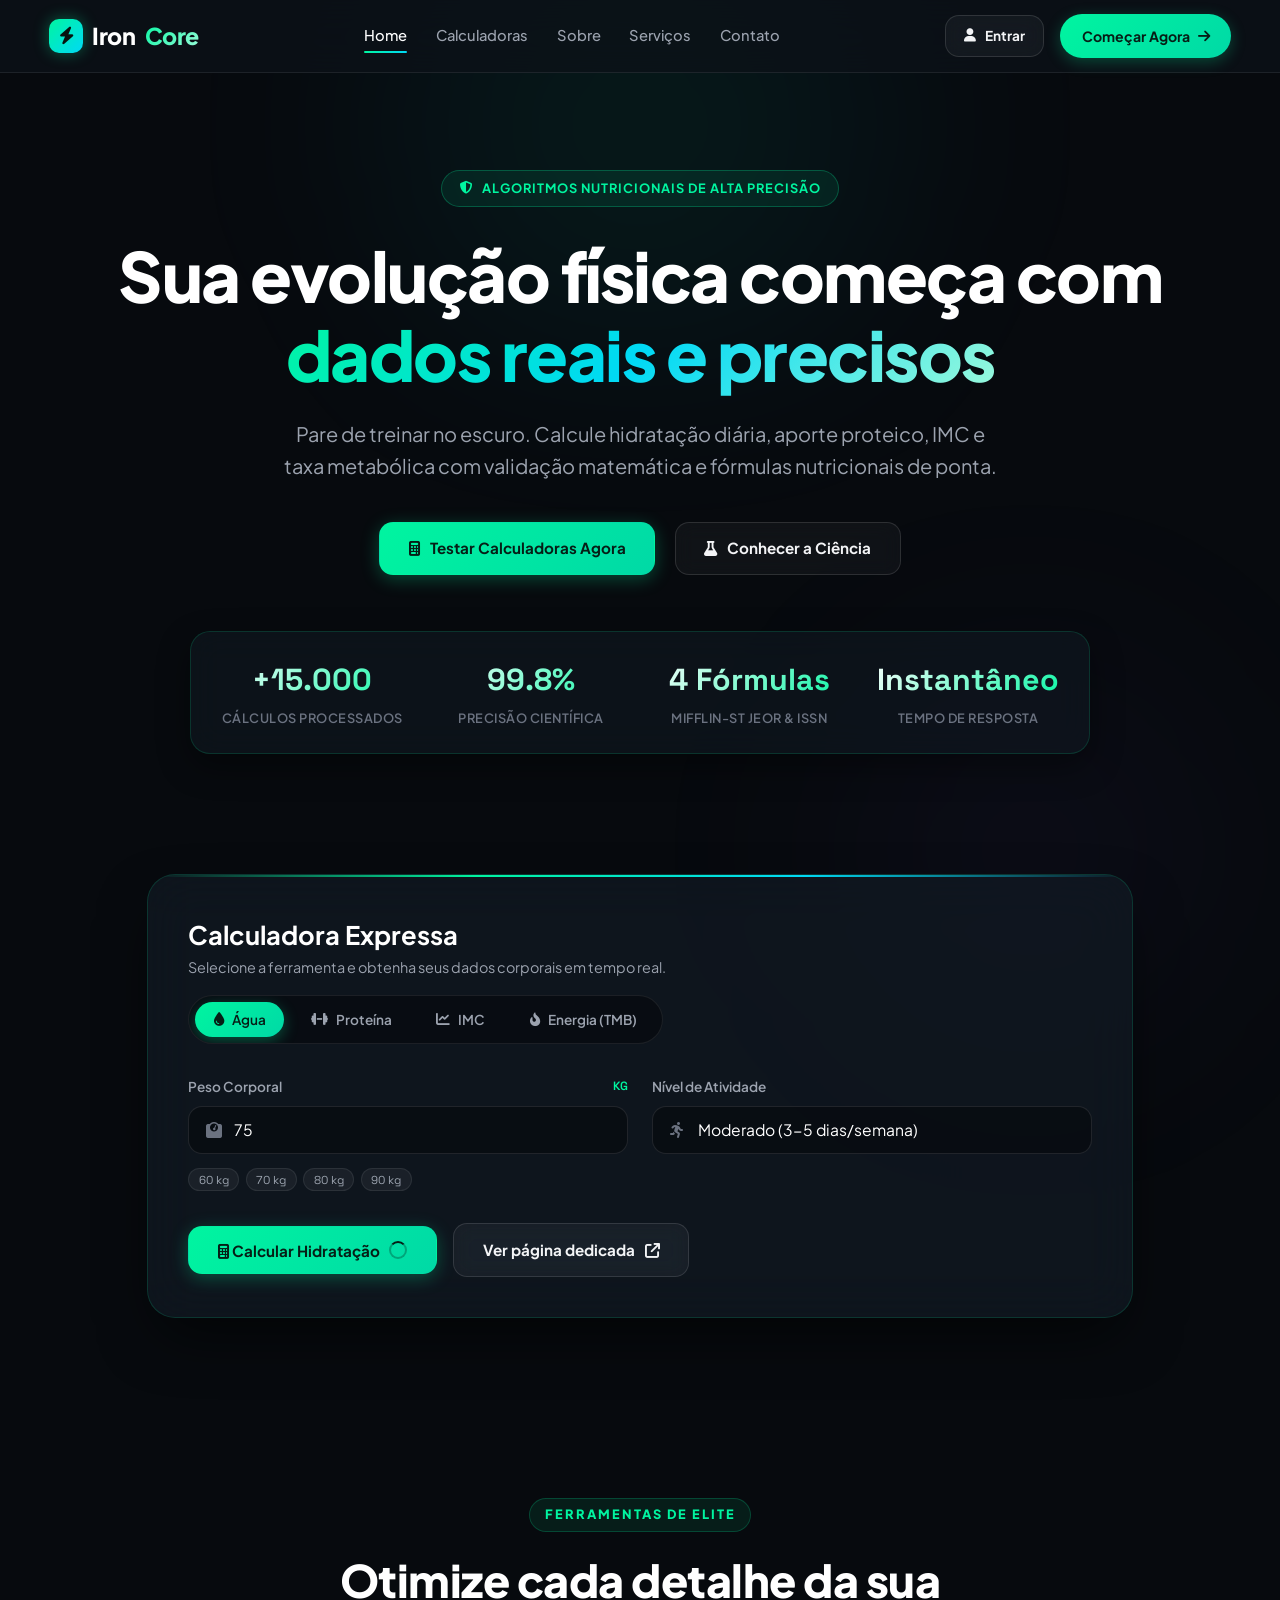
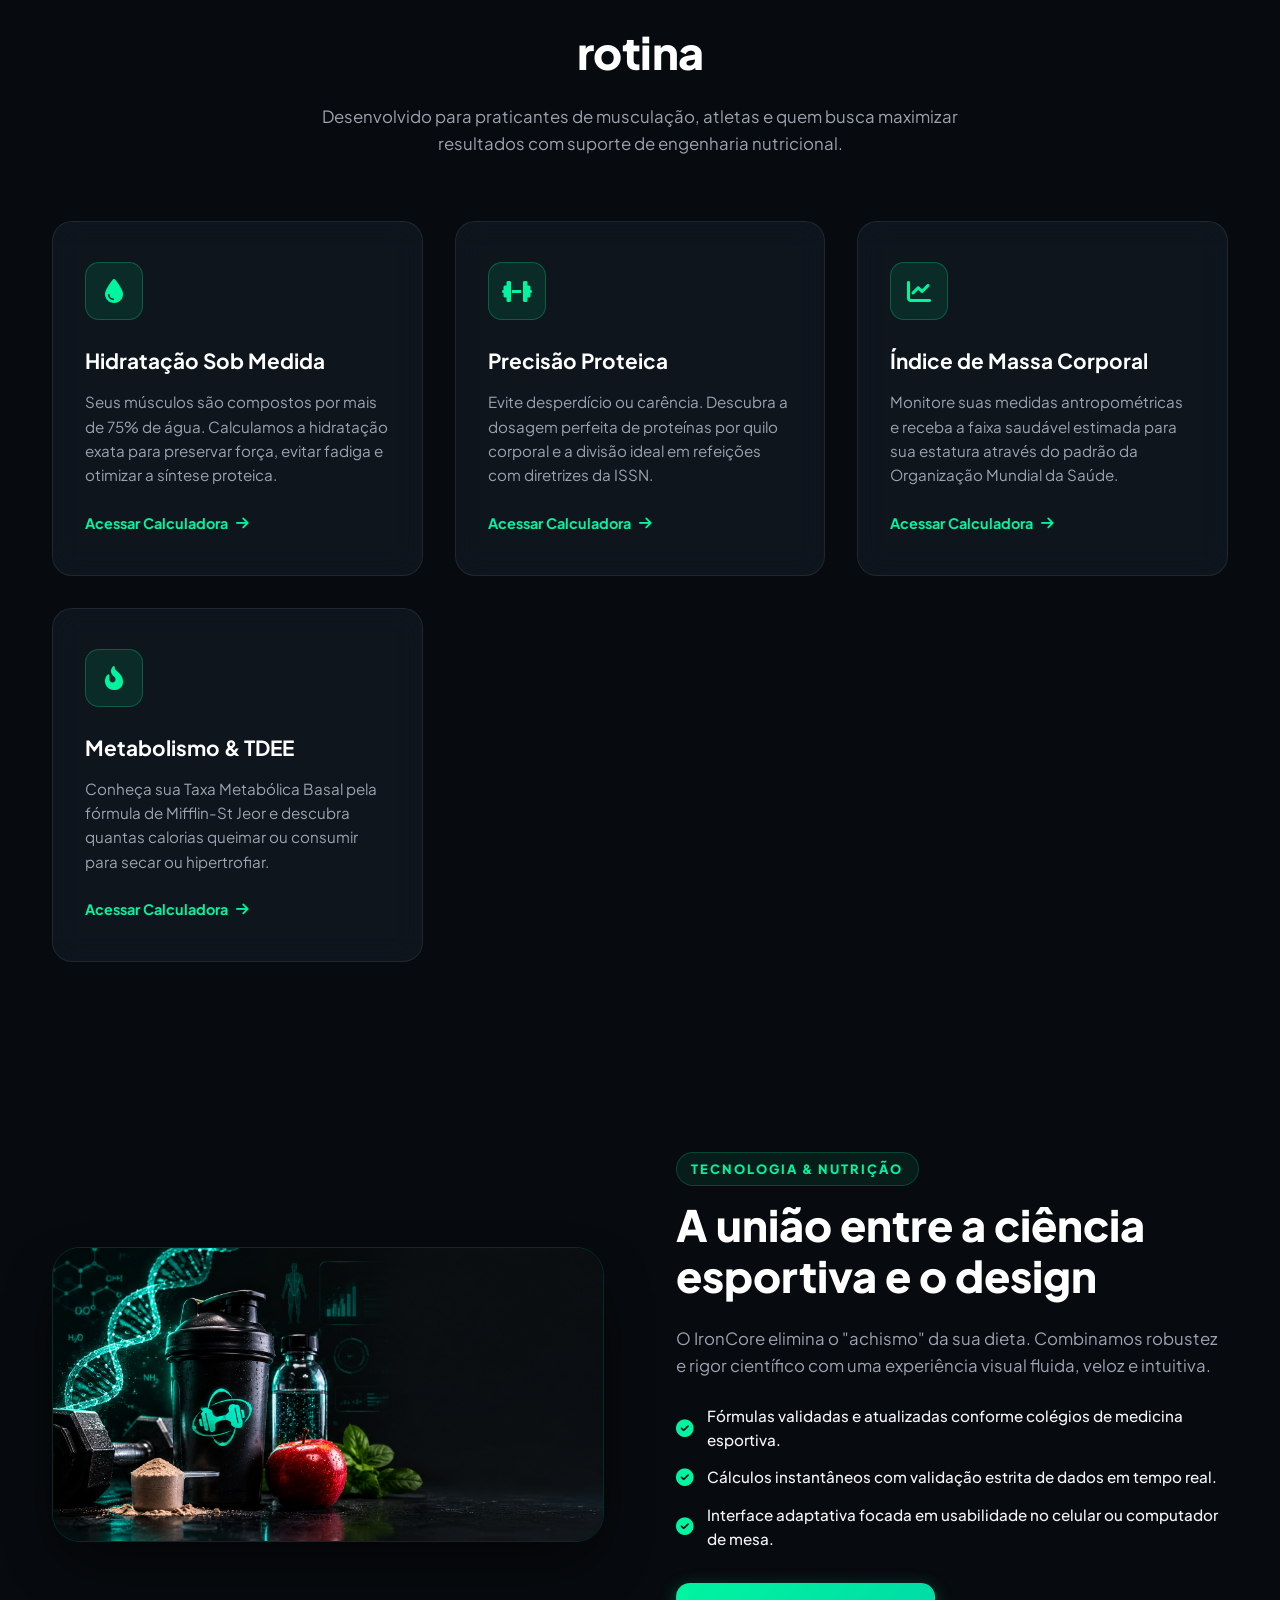
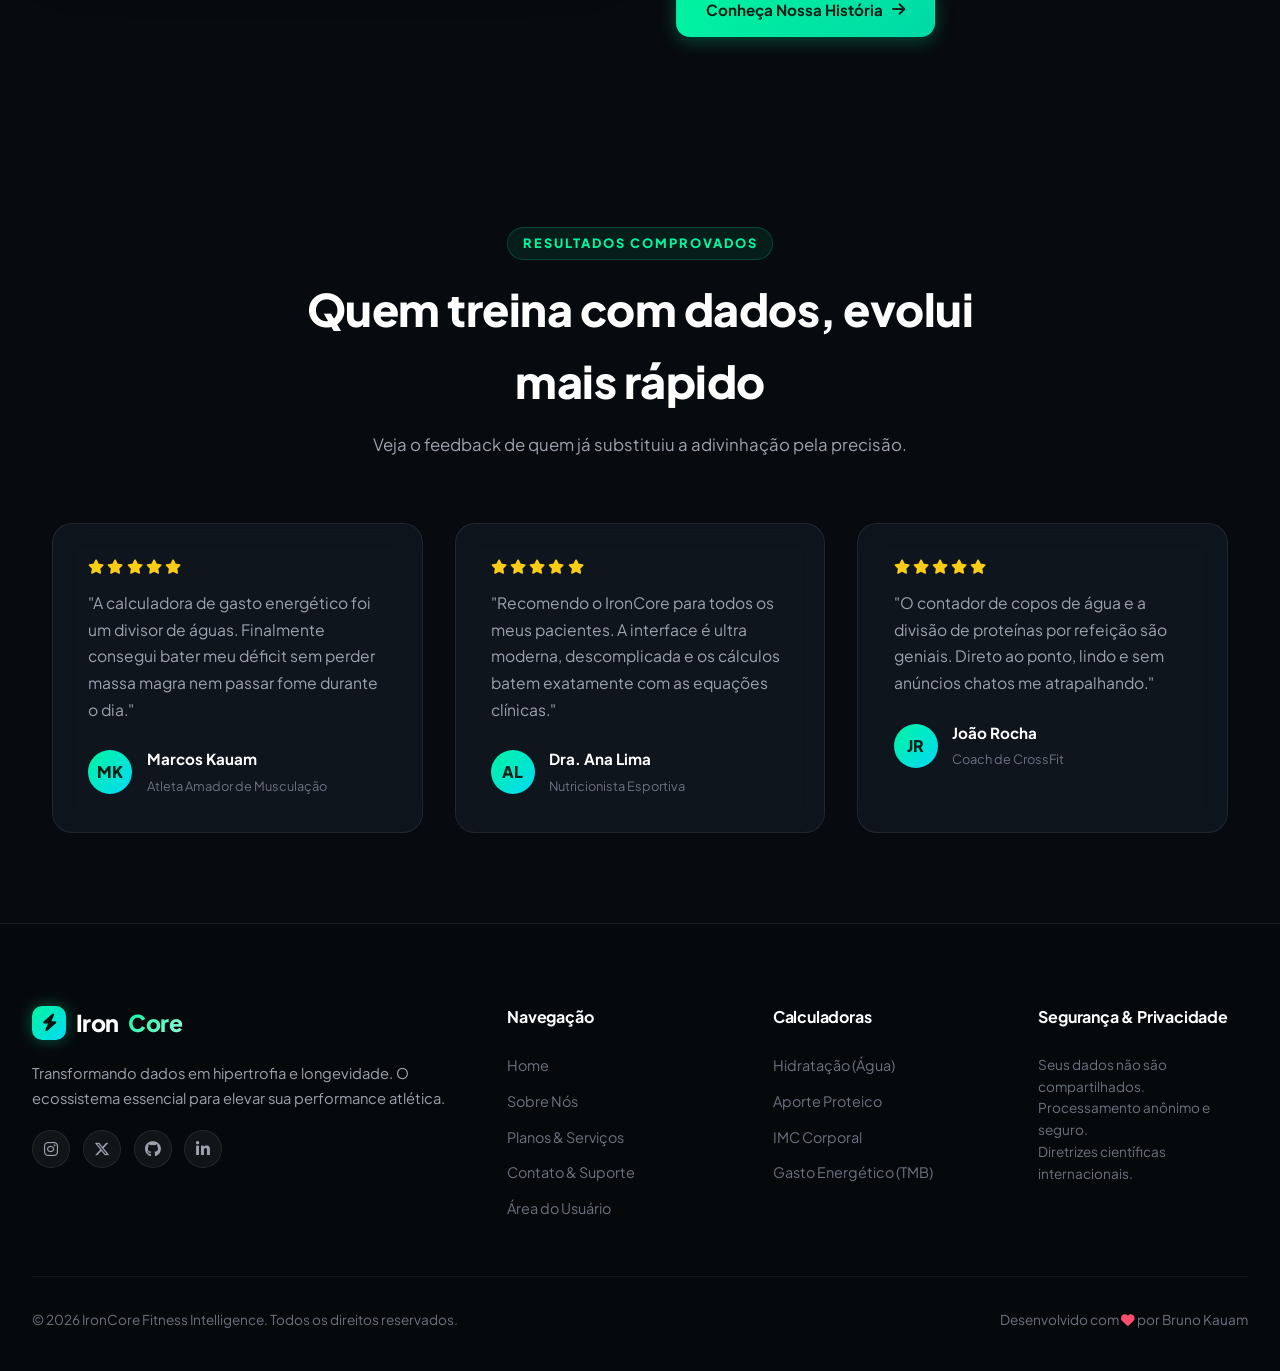
<file: site Ironcore/index.html>
<!DOCTYPE html>
<html lang="pt-BR">
<head>
  <meta charset="UTF-8">
  <meta name="viewport" content="width=device-width, initial-scale=1.0">
  <title>IronCore | Nutri-Tech & Evolução Baseada em Dados</title>
  
  <!-- Modern Google Fonts -->
  <link rel="preconnect" href="https://fonts.googleapis.com">
  <link rel="preconnect" href="https://fonts.gstatic.com" crossorigin>
  <link href="https://fonts.googleapis.com/css2?family=Plus+Jakarta+Sans:wght@300;400;500;600;700;800&family=Space+Grotesk:wght@500;700&display=swap" rel="stylesheet">
  
  <!-- Font Awesome 6.5 -->
  <link rel="stylesheet" href="https://cdnjs.cloudflare.com/ajax/libs/font-awesome/6.5.1/css/all.min.css">
  
  <!-- AOS Scroll Animations -->
  <link href="https://unpkg.com/aos@2.3.1/dist/aos.css" rel="stylesheet">
  
  <!-- Design System CSS -->
  <link rel="stylesheet" href="css/styles.css">
</head>
<body>

  <!-- ==================== HEADER ==================== -->
  <header class="header">
    <nav class="nav-container">
      <div class="brand-wrap">
        <a href="index.html" class="logo">
          <div class="logo-badge"><i class="fas fa-bolt"></i></div>
          Iron<span>Core</span>
        </a>
      </div>

      <div class="nav-links">
        <a href="index.html" class="active">Home</a>
        <a href="pages/calc-agua.html">Calculadoras</a>
        <a href="pages/sobre.html">Sobre</a>
        <a href="pages/servicos.html">Serviços</a>
        <a href="pages/contato.html">Contato</a>
      </div>

      <div class="nav-actions">
        <a href="pages/login-register.html" class="btn btn-secondary" style="padding: 0.55rem 1.1rem; font-size: 0.85rem;">
          <i class="fas fa-user"></i> Entrar
        </a>
        <a href="pages/calc-agua.html" class="nav-cta">
          Começar Agora <i class="fas fa-arrow-right"></i>
        </a>
        <button class="mobile-toggle" aria-label="Abrir menu">
          <i class="fas fa-bars"></i>
        </button>
      </div>
    </nav>
  </header>

  <!-- Mobile Drawer -->
  <div class="mobile-menu">
    <a href="index.html">Home</a>
    <a href="pages/calc-agua.html">💧 Calculadora de Água</a>
    <a href="pages/calc-proteina.html">🥩 Calculadora de Proteína</a>
    <a href="pages/calc-imc.html">📊 Calculadora de IMC</a>
    <a href="pages/calc-energy.html">🔥 Gasto Energético (TMB/TDEE)</a>
    <a href="pages/sobre.html">Sobre</a>
    <a href="pages/servicos.html">Serviços</a>
    <a href="pages/contato.html">Contato</a>
    <a href="pages/login-register.html">Área do Usuário</a>
  </div>

  <main>
    <!-- ==================== HERO SECTION ==================== -->
    <section class="hero">
      <div class="hero-pill-tag" data-aos="fade-down">
        <i class="fas fa-shield-halved"></i> Algoritmos Nutricionais de Alta Precisão
      </div>
      <h1 data-aos="fade-up" data-aos-delay="100">
        Sua evolução física começa com <br><span class="gradient-text">dados reais e precisos</span>
      </h1>
      <p data-aos="fade-up" data-aos-delay="200">
        Pare de treinar no escuro. Calcule hidratação diária, aporte proteico, IMC e taxa metabólica com validação matemática e fórmulas nutricionais de ponta.
      </p>
      <div class="hero-btns" data-aos="fade-up" data-aos-delay="300">
        <a href="#quick-calc" class="btn btn-primary">
          <i class="fas fa-calculator"></i> Testar Calculadoras Agora
        </a>
        <a href="pages/sobre.html" class="btn btn-secondary">
          <i class="fas fa-flask"></i> Conhecer a Ciência
        </a>
      </div>

      <!-- Stats Bar -->
      <div class="hero-stats" data-aos="zoom-in" data-aos-delay="400">
        <div class="stat-item">
          <div class="stat-num">+15.000</div>
          <div class="stat-desc">Cálculos Processados</div>
        </div>
        <div class="stat-item">
          <div class="stat-num">99.8%</div>
          <div class="stat-desc">Precisão Científica</div>
        </div>
        <div class="stat-item">
          <div class="stat-num">4 Fórmulas</div>
          <div class="stat-desc">Mifflin-St Jeor & ISSN</div>
        </div>
        <div class="stat-item">
          <div class="stat-num">Instantâneo</div>
          <div class="stat-desc">Tempo de Resposta</div>
        </div>
      </div>
    </section>

    <!-- ==================== INTERACTIVE QUICK CALCULATOR WIDGET ==================== -->
    <section id="quick-calc" class="quick-calc-section">
      <div class="widget-frame" data-aos="fade-up">
        <div class="widget-header">
          <div class="widget-title">
            <h2>Calculadora Expressa</h2>
            <p>Selecione a ferramenta e obtenha seus dados corporais em tempo real.</p>
          </div>

          <!-- Tab Selector Pills -->
          <div class="calc-nav-tabs">
            <button class="tab-btn active" data-tab="tab-water">
              <i class="fas fa-droplet"></i> Água
            </button>
            <button class="tab-btn" data-tab="tab-protein">
              <i class="fas fa-dumbbell"></i> Proteína
            </button>
            <button class="tab-btn" data-tab="tab-imc">
              <i class="fas fa-chart-line"></i> IMC
            </button>
            <button class="tab-btn" data-tab="tab-energy">
              <i class="fas fa-fire-flame-curved"></i> Energia (TMB)
            </button>
          </div>
        </div>

        <!-- TAB 1: ÁGUA -->
        <div id="tab-water" class="tab-content active">
          <form id="form-water">
            <div class="calc-form-grid">
              <div class="input-field">
                <label for="water-weight">
                  Peso Corporal
                  <span class="label-unit">KG</span>
                </label>
                <div class="input-wrapper">
                  <i class="fas fa-weight-scale"></i>
                  <input type="number" id="water-weight" placeholder="Ex: 75.5" step="0.1" required value="75">
                </div>
                <div class="presets-chips">
                  <button type="button" class="chip-btn" data-target="water-weight" data-val="60">60 kg</button>
                  <button type="button" class="chip-btn" data-target="water-weight" data-val="70">70 kg</button>
                  <button type="button" class="chip-btn" data-target="water-weight" data-val="80">80 kg</button>
                  <button type="button" class="chip-btn" data-target="water-weight" data-val="90">90 kg</button>
                </div>
              </div>

              <div class="input-field">
                <label for="water-activity">Nível de Atividade</label>
                <div class="input-wrapper">
                  <i class="fas fa-person-running"></i>
                  <select id="water-activity" required>
                    <option value="SEDENTARY">Sedentário (pouco exercício)</option>
                    <option value="LIGHT">Leve (1-3 dias/semana)</option>
                    <option value="MODERATE" selected>Moderado (3-5 dias/semana)</option>
                    <option value="INTENSE">Intenso (6-7 dias/semana)</option>
                    <option value="ATHLETE">Atleta de Alta Performance</option>
                  </select>
                </div>
              </div>
            </div>

            <div style="display: flex; gap: 1rem; align-items: center; flex-wrap: wrap;">
              <button type="submit" class="btn btn-primary btn-calc">
                <span class="btn-text"><i class="fas fa-calculator"></i> Calcular Hidratação</span>
                <div class="loader hidden"></div>
              </button>
              <a href="pages/calc-agua.html" class="btn btn-secondary">
                Ver página dedicada <i class="fas fa-arrow-up-right-from-square"></i>
              </a>
            </div>
          </form>
          <div id="result-water" class="result-box hidden"></div>
        </div>

        <!-- TAB 2: PROTEÍNA -->
        <div id="tab-protein" class="tab-content">
          <form id="form-protein">
            <div class="calc-form-grid">
              <div class="input-field">
                <label for="protein-weight">
                  Peso Corporal
                  <span class="label-unit">KG</span>
                </label>
                <div class="input-wrapper">
                  <i class="fas fa-weight-scale"></i>
                  <input type="number" id="protein-weight" placeholder="Ex: 80" step="0.1" required value="78">
                </div>
                <div class="presets-chips">
                  <button type="button" class="chip-btn" data-target="protein-weight" data-val="65">65 kg</button>
                  <button type="button" class="chip-btn" data-target="protein-weight" data-val="75">75 kg</button>
                  <button type="button" class="chip-btn" data-target="protein-weight" data-val="85">85 kg</button>
                  <button type="button" class="chip-btn" data-target="protein-weight" data-val="95">95 kg</button>
                </div>
              </div>

              <div class="input-field">
                <label for="protein-goal">Objetivo Fitness</label>
                <div class="input-wrapper">
                  <i class="fas fa-bullseye"></i>
                  <select id="protein-goal" required>
                    <option value="SEDENTARY">Manutenção da Saúde (0.8g/kg)</option>
                    <option value="MASS_GAIN" selected>Hipertrofia / Ganho Muscular (1.8g/kg)</option>
                    <option value="FAT_LOSS">Queima de Gordura / Definição (2.0g/kg)</option>
                    <option value="ATHLETE">Atleta Profissional (2.2g/kg)</option>
                  </select>
                </div>
              </div>
            </div>

            <div style="display: flex; gap: 1rem; align-items: center; flex-wrap: wrap;">
              <button type="submit" class="btn btn-primary btn-calc">
                <span class="btn-text"><i class="fas fa-calculator"></i> Calcular Aporte Proteico</span>
                <div class="loader hidden"></div>
              </button>
              <a href="pages/calc-proteina.html" class="btn btn-secondary">
                Ver página dedicada <i class="fas fa-arrow-up-right-from-square"></i>
              </a>
            </div>
          </form>
          <div id="result-protein" class="result-box hidden"></div>
        </div>

        <!-- TAB 3: IMC -->
        <div id="tab-imc" class="tab-content">
          <form id="form-imc">
            <div class="calc-form-grid">
              <div class="input-field">
                <label for="imc-weight">
                  Peso Corporal
                  <span class="label-unit">KG</span>
                </label>
                <div class="input-wrapper">
                  <i class="fas fa-weight-scale"></i>
                  <input type="number" id="imc-weight" placeholder="Ex: 78.5" step="0.1" required value="75">
                </div>
              </div>

              <div class="input-field">
                <label for="imc-height">
                  Altura
                  <span class="label-unit">METROS</span>
                </label>
                <div class="input-wrapper">
                  <i class="fas fa-ruler-vertical"></i>
                  <input type="number" id="imc-height" placeholder="Ex: 1.75" step="0.01" required value="1.75">
                </div>
                <div class="presets-chips">
                  <button type="button" class="chip-btn" data-target="imc-height" data-val="1.65">1.65m</button>
                  <button type="button" class="chip-btn" data-target="imc-height" data-val="1.70">1.70m</button>
                  <button type="button" class="chip-btn" data-target="imc-height" data-val="1.75">1.75m</button>
                  <button type="button" class="chip-btn" data-target="imc-height" data-val="1.82">1.82m</button>
                </div>
              </div>
            </div>

            <div style="display: flex; gap: 1rem; align-items: center; flex-wrap: wrap;">
              <button type="submit" class="btn btn-primary btn-calc">
                <span class="btn-text"><i class="fas fa-calculator"></i> Calcular IMC</span>
                <div class="loader hidden"></div>
              </button>
              <a href="pages/calc-imc.html" class="btn btn-secondary">
                Ver página dedicada <i class="fas fa-arrow-up-right-from-square"></i>
              </a>
            </div>
          </form>
          <div id="result-imc" class="result-box hidden"></div>
        </div>

        <!-- TAB 4: ENERGIA (TMB/TDEE) -->
        <div id="tab-energy" class="tab-content">
          <form id="form-energy">
            <div class="calc-form-grid" style="grid-template-columns: repeat(auto-fit, minmax(200px, 1fr));">
              <div class="input-field">
                <label for="energy-weight">Peso (kg)</label>
                <div class="input-wrapper">
                  <i class="fas fa-weight-scale"></i>
                  <input type="number" id="energy-weight" placeholder="Ex: 75" step="0.1" required value="75">
                </div>
              </div>

              <div class="input-field">
                <label for="energy-height">Altura (cm)</label>
                <div class="input-wrapper">
                  <i class="fas fa-ruler"></i>
                  <input type="number" id="energy-height" placeholder="Ex: 175" required value="175">
                </div>
              </div>

              <div class="input-field">
                <label for="energy-age">Idade (anos)</label>
                <div class="input-wrapper">
                  <i class="fas fa-cake-candles"></i>
                  <input type="number" id="energy-age" placeholder="Ex: 26" required value="26">
                </div>
              </div>

              <div class="input-field">
                <label for="energy-gender">Sexo Biológico</label>
                <div class="input-wrapper">
                  <i class="fas fa-venus-mars"></i>
                  <select id="energy-gender" required>
                    <option value="MALE" selected>Masculino</option>
                    <option value="FEMALE">Feminino</option>
                  </select>
                </div>
              </div>

              <div class="input-field">
                <label for="energy-activity">Atividade Física</label>
                <div class="input-wrapper">
                  <i class="fas fa-person-running"></i>
                  <select id="energy-activity" required>
                    <option value="SEDENTARY">Sedentário</option>
                    <option value="LIGHT">Leve (1-3x/sem)</option>
                    <option value="MODERATE" selected>Moderado (3-5x/sem)</option>
                    <option value="INTENSE">Intenso (6-7x/sem)</option>
                    <option value="ATHLETE">Atleta</option>
                  </select>
                </div>
              </div>

              <div class="input-field">
                <label for="energy-goal">Meta Calórica</label>
                <div class="input-wrapper">
                  <i class="fas fa-bullseye"></i>
                  <select id="energy-goal" required>
                    <option value="MAINTAIN">Manter Peso (Equilíbrio)</option>
                    <option value="GAIN_MUSCLE">Ganhar Massa Muscular</option>
                    <option value="LOSE_WEIGHT" selected>Emagrecer (Déficit Calórico)</option>
                  </select>
                </div>
              </div>
            </div>

            <div style="display: flex; gap: 1rem; align-items: center; flex-wrap: wrap;">
              <button type="submit" class="btn btn-primary btn-calc">
                <span class="btn-text"><i class="fas fa-calculator"></i> Calcular Metabolismo</span>
                <div class="loader hidden"></div>
              </button>
              <a href="pages/calc-energy.html" class="btn btn-secondary">
                Ver página dedicada <i class="fas fa-arrow-up-right-from-square"></i>
              </a>
            </div>
          </form>
          <div id="result-energy" class="result-box hidden"></div>
        </div>
      </div>
    </section>

    <!-- ==================== BENEFITS GRID ==================== -->
    <section class="benefits-section">
      <div class="section-header" data-aos="fade-up">
        <span class="section-label">Ferramentas de Elite</span>
        <h2>Otimize cada detalhe da sua rotina</h2>
        <p>Desenvolvido para praticantes de musculação, atletas e quem busca maximizar resultados com suporte de engenharia nutricional.</p>
      </div>

      <div class="benefits-grid">
        <div class="benefit-card" data-aos="fade-up" data-aos-delay="100">
          <div class="benefit-icon"><i class="fas fa-droplet"></i></div>
          <h3>Hidratação Sob Medida</h3>
          <p>Seus músculos são compostos por mais de 75% de água. Calculamos a hidratação exata para preservar força, evitar fadiga e otimizar a síntese proteica.</p>
          <a href="pages/calc-agua.html" class="benefit-link">Acessar Calculadora <i class="fas fa-arrow-right"></i></a>
        </div>

        <div class="benefit-card" data-aos="fade-up" data-aos-delay="200">
          <div class="benefit-icon"><i class="fas fa-dumbbell"></i></div>
          <h3>Precisão Proteica</h3>
          <p>Evite desperdício ou carência. Descubra a dosagem perfeita de proteínas por quilo corporal e a divisão ideal em refeições com diretrizes da ISSN.</p>
          <a href="pages/calc-proteina.html" class="benefit-link">Acessar Calculadora <i class="fas fa-arrow-right"></i></a>
        </div>

        <div class="benefit-card" data-aos="fade-up" data-aos-delay="300">
          <div class="benefit-icon"><i class="fas fa-chart-line"></i></div>
          <h3>Índice de Massa Corporal</h3>
          <p>Monitore suas medidas antropométricas e receba a faixa saudável estimada para sua estatura através do padrão da Organização Mundial da Saúde.</p>
          <a href="pages/calc-imc.html" class="benefit-link">Acessar Calculadora <i class="fas fa-arrow-right"></i></a>
        </div>

        <div class="benefit-card" data-aos="fade-up" data-aos-delay="400">
          <div class="benefit-icon"><i class="fas fa-fire-flame-curved"></i></div>
          <h3>Metabolismo & TDEE</h3>
          <p>Conheça sua Taxa Metabólica Basal pela fórmula de Mifflin-St Jeor e descubra quantas calorias queimar ou consumir para secar ou hipertrofiar.</p>
          <a href="pages/calc-energy.html" class="benefit-link">Acessar Calculadora <i class="fas fa-arrow-right"></i></a>
        </div>
      </div>
    </section>

    <!-- ==================== ABOUT SPOTLIGHT ==================== -->
    <section class="about-section">
      <div class="about-grid">
        <div class="about-image-wrapper" data-aos="fade-right">
          <img src="images/fitness data.png" alt="Painel de Ciência Nutricional IronCore">
        </div>
        <div class="about-content" data-aos="fade-left">
          <span class="section-label">Tecnologia & Nutrição</span>
          <h2>A união entre a <span class="gradient-text">ciência esportiva</span> e o design</h2>
          <p>
            O IronCore elimina o "achismo" da sua dieta. Combinamos robustez e rigor científico com uma experiência visual fluida, veloz e intuitiva.
          </p>
          <div class="features-checklist">
            <div class="checklist-item">
              <i class="fas fa-circle-check"></i> Fórmulas validadas e atualizadas conforme colégios de medicina esportiva.
            </div>
            <div class="checklist-item">
              <i class="fas fa-circle-check"></i> Cálculos instantâneos com validação estrita de dados em tempo real.
            </div>
            <div class="checklist-item">
              <i class="fas fa-circle-check"></i> Interface adaptativa focada em usabilidade no celular ou computador de mesa.
            </div>
          </div>
          <a href="pages/sobre.html" class="btn btn-primary">
            Conheça Nossa História <i class="fas fa-arrow-right"></i>
          </a>
        </div>
      </div>
    </section>

    <!-- ==================== TESTIMONIALS ==================== -->
    <section class="testimonials-section">
      <div class="section-header" data-aos="fade-up">
        <span class="section-label">Resultados Comprovados</span>
        <h2>Quem treina com dados, evolui mais rápido</h2>
        <p>Veja o feedback de quem já substituiu a adivinhação pela precisão.</p>
      </div>

      <div class="testimonials-grid">
        <div class="testimonial-card" data-aos="zoom-in" data-aos-delay="100">
          <div class="star-rating">
            <i class="fas fa-star"></i><i class="fas fa-star"></i><i class="fas fa-star"></i><i class="fas fa-star"></i><i class="fas fa-star"></i>
          </div>
          <p class="testimonial-text">
            "A calculadora de gasto energético foi um divisor de águas. Finalmente consegui bater meu déficit sem perder massa magra nem passar fome durante o dia."
          </p>
          <div class="testimonial-author">
            <div class="author-avatar">MK</div>
            <div class="author-info">
              <h4>Marcos Kauam</h4>
              <span>Atleta Amador de Musculação</span>
            </div>
          </div>
        </div>

        <div class="testimonial-card" data-aos="zoom-in" data-aos-delay="200">
          <div class="star-rating">
            <i class="fas fa-star"></i><i class="fas fa-star"></i><i class="fas fa-star"></i><i class="fas fa-star"></i><i class="fas fa-star"></i>
          </div>
          <p class="testimonial-text">
            "Recomendo o IronCore para todos os meus pacientes. A interface é ultra moderna, descomplicada e os cálculos batem exatamente com as equações clínicas."
          </p>
          <div class="testimonial-author">
            <div class="author-avatar">AL</div>
            <div class="author-info">
              <h4>Dra. Ana Lima</h4>
              <span>Nutricionista Esportiva</span>
            </div>
          </div>
        </div>

        <div class="testimonial-card" data-aos="zoom-in" data-aos-delay="300">
          <div class="star-rating">
            <i class="fas fa-star"></i><i class="fas fa-star"></i><i class="fas fa-star"></i><i class="fas fa-star"></i><i class="fas fa-star"></i>
          </div>
          <p class="testimonial-text">
            "O contador de copos de água e a divisão de proteínas por refeição são geniais. Direto ao ponto, lindo e sem anúncios chatos me atrapalhando."
          </p>
          <div class="testimonial-author">
            <div class="author-avatar">JR</div>
            <div class="author-info">
              <h4>João Rocha</h4>
              <span>Coach de CrossFit</span>
            </div>
          </div>
        </div>
      </div>
    </section>
  </main>

  <!-- ==================== FOOTER ==================== -->
  <footer class="footer">
    <div class="footer-container">
      <div class="footer-col">
        <a href="index.html" class="logo">
          <div class="logo-badge"><i class="fas fa-bolt"></i></div>
          Iron<span>Core</span>
        </a>
        <p style="color: var(--text-muted); margin-top: 1.2rem; font-size: 0.92rem; line-height: 1.7;">
          Transformando dados em hipertrofia e longevidade. O ecossistema essencial para elevar sua performance atlética.
        </p>
        <div class="social-links">
          <a href="#" class="social-icon" aria-label="Instagram"><i class="fab fa-instagram"></i></a>
          <a href="#" class="social-icon" aria-label="Twitter"><i class="fab fa-x-twitter"></i></a>
          <a href="#" class="social-icon" aria-label="GitHub"><i class="fab fa-github"></i></a>
          <a href="#" class="social-icon" aria-label="LinkedIn"><i class="fab fa-linkedin-in"></i></a>
        </div>
      </div>

      <div class="footer-col">
        <h4>Navegação</h4>
        <div class="footer-links">
          <a href="index.html">Home</a>
          <a href="pages/sobre.html">Sobre Nós</a>
          <a href="pages/servicos.html">Planos & Serviços</a>
          <a href="pages/contato.html">Contato & Suporte</a>
          <a href="pages/login-register.html">Área do Usuário</a>
        </div>
      </div>

      <div class="footer-col">
        <h4>Calculadoras</h4>
        <div class="footer-links">
          <a href="pages/calc-agua.html">Hidratação (Água)</a>
          <a href="pages/calc-proteina.html">Aporte Proteico</a>
          <a href="pages/calc-imc.html">IMC Corporal</a>
          <a href="pages/calc-energy.html">Gasto Energético (TMB)</a>
        </div>
      </div>

      <div class="footer-col">
        <h4>Segurança & Privacidade</h4>
        <p style="color: var(--text-dim); font-size: 0.85rem; line-height: 1.6;">
          Seus dados não são compartilhados.<br>
          Processamento anônimo e seguro.<br>
          Diretrizes científicas internacionais.
        </p>
      </div>
    </div>

    <div class="footer-bottom">
      <p>&copy; 2026 IronCore Fitness Intelligence. Todos os direitos reservados.</p>
      <p>Desenvolvido com <i class="fas fa-heart" style="color: var(--danger)"></i> por Bruno Kauam</p>
    </div>
  </footer>

  <!-- AOS Animations JS -->
  <script src="https://unpkg.com/aos@2.3.1/dist/aos.js"></script>
  <script>
    AOS.init({
      duration: 700,
      once: true,
      offset: 50
    });
  </script>

  <!-- Script Engine -->
  <script src="js/script.js"></script>
</body>
</html>
</file>
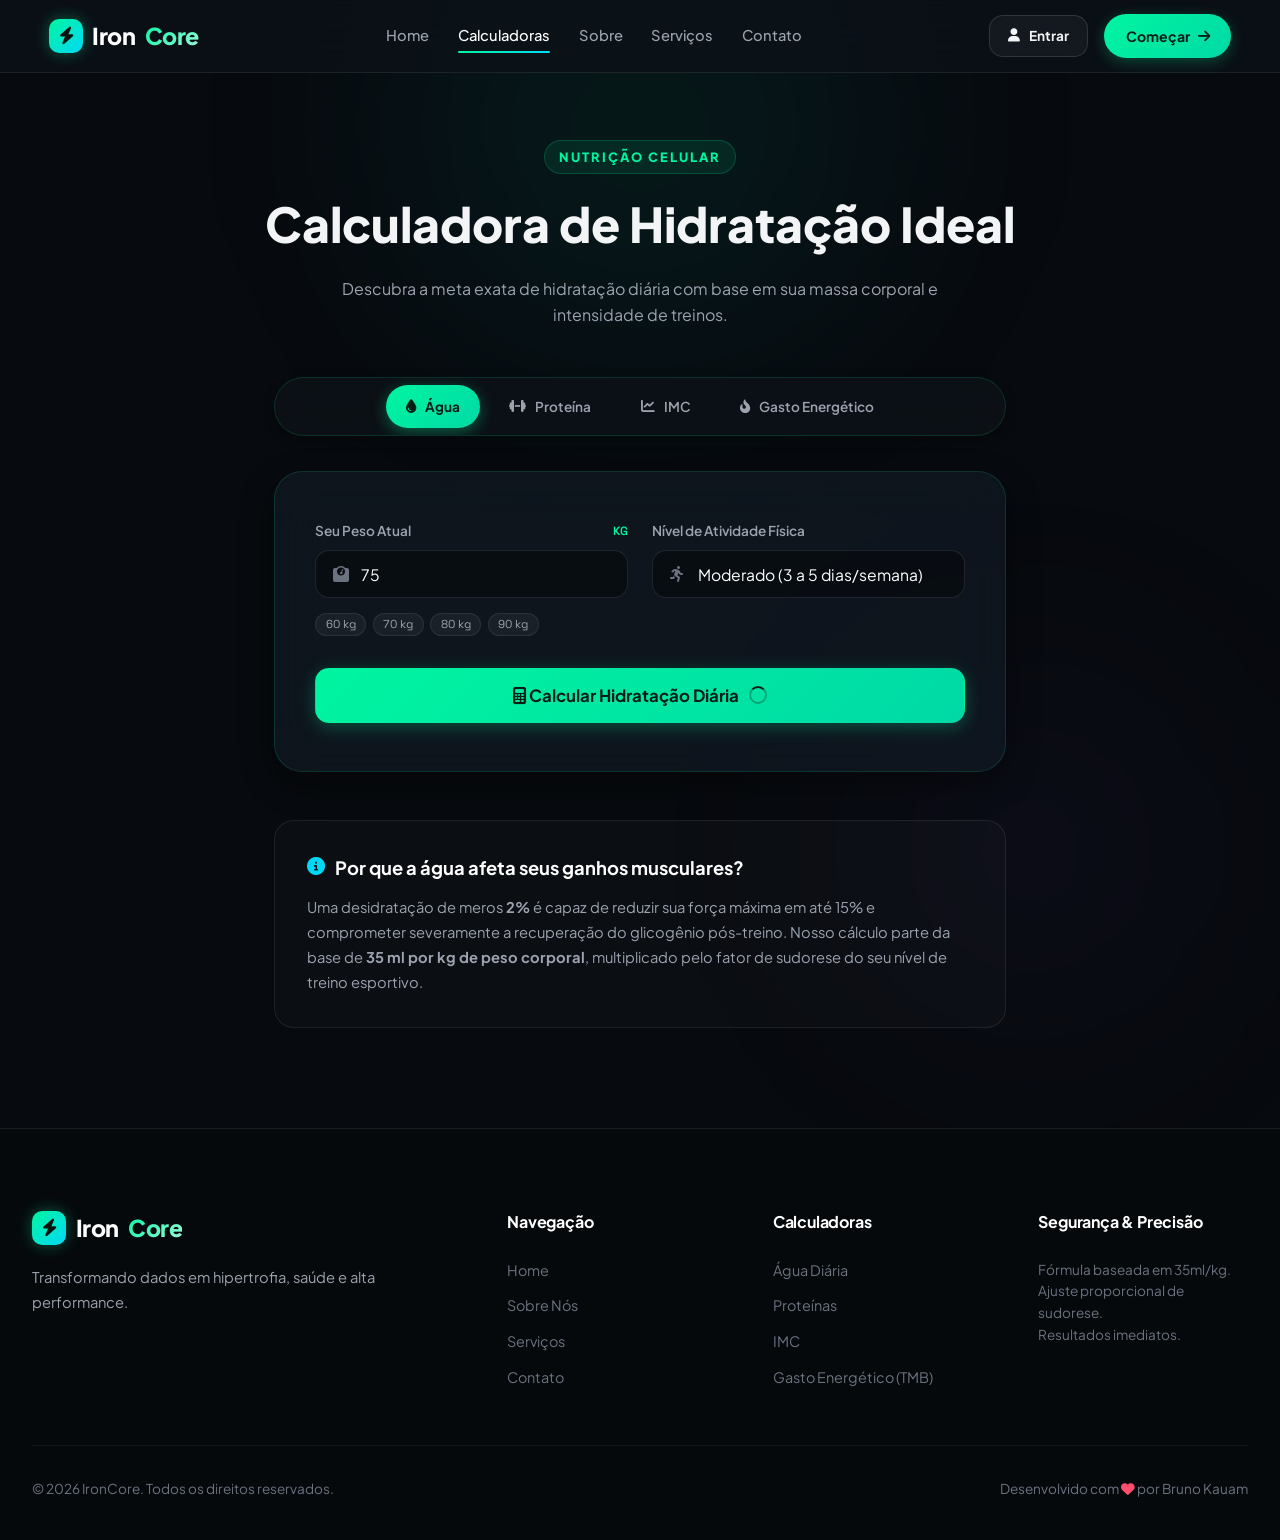
<file: site Ironcore/pages/calc-agua.html>
<!DOCTYPE html>
<html lang="pt-BR">
<head>
  <meta charset="UTF-8">
  <meta name="viewport" content="width=device-width, initial-scale=1.0">
  <title>Calculadora de Água & Hidratação | IronCore</title>
  
  <link rel="preconnect" href="https://fonts.googleapis.com">
  <link rel="preconnect" href="https://fonts.gstatic.com" crossorigin>
  <link href="https://fonts.googleapis.com/css2?family=Plus+Jakarta+Sans:wght@300;400;500;600;700;800&family=Space+Grotesk:wght@500;700&display=swap" rel="stylesheet">
  <link rel="stylesheet" href="https://cdnjs.cloudflare.com/ajax/libs/font-awesome/6.5.1/css/all.min.css">
  <link rel="stylesheet" href="../css/styles.css">
</head>
<body>

  <!-- HEADER -->
  <header class="header">
    <nav class="nav-container">
      <div class="brand-wrap">
        <a href="../index.html" class="logo">
          <div class="logo-badge"><i class="fas fa-bolt"></i></div>
          Iron<span>Core</span>
        </a>
      </div>

      <div class="nav-links">
        <a href="../index.html">Home</a>
        <a href="calc-agua.html" class="active">Calculadoras</a>
        <a href="sobre.html">Sobre</a>
        <a href="servicos.html">Serviços</a>
        <a href="contato.html">Contato</a>
      </div>

      <div class="nav-actions">
        <a href="login-register.html" class="btn btn-secondary" style="padding: 0.55rem 1.1rem; font-size: 0.85rem;">
          <i class="fas fa-user"></i> Entrar
        </a>
        <a href="calc-agua.html" class="nav-cta">
          Começar <i class="fas fa-arrow-right"></i>
        </a>
        <button class="mobile-toggle" aria-label="Abrir menu">
          <i class="fas fa-bars"></i>
        </button>
      </div>
    </nav>
  </header>

  <!-- Mobile Drawer -->
  <div class="mobile-menu">
    <a href="../index.html">Home</a>
    <a href="calc-agua.html" class="active">💧 Calculadora de Água</a>
    <a href="calc-proteina.html">🥩 Calculadora de Proteína</a>
    <a href="calc-imc.html">📊 Calculadora de IMC</a>
    <a href="calc-energy.html">🔥 Gasto Energético (TMB/TDEE)</a>
    <a href="sobre.html">Sobre</a>
    <a href="servicos.html">Serviços</a>
    <a href="contato.html">Contato</a>
  </div>

  <main>
    <section class="calc-page-hero">
      <span class="section-label">Nutrição Celular</span>
      <h1 style="font-size: clamp(2rem, 5vw, 3rem); font-weight: 800; margin-bottom: 0.8rem;">
        Calculadora de <span class="gradient-text">Hidratação Ideal</span>
      </h1>
      <p style="color: var(--text-muted); max-width: 600px; margin: 0 auto;">
        Descubra a meta exata de hidratação diária com base em sua massa corporal e intensidade de treinos.
      </p>
    </section>

    <div class="calc-dedicated-container">
      <!-- 4-Option Unified Switcher -->
      <div class="calc-unified-switcher">
        <a href="calc-agua.html" class="unified-switch-item active"><i class="fas fa-droplet"></i> Água</a>
        <a href="calc-proteina.html" class="unified-switch-item"><i class="fas fa-dumbbell"></i> Proteína</a>
        <a href="calc-imc.html" class="unified-switch-item"><i class="fas fa-chart-line"></i> IMC</a>
        <a href="calc-energy.html" class="unified-switch-item"><i class="fas fa-fire-flame-curved"></i> Gasto Energético</a>
      </div>

      <!-- Main Glass Card -->
      <div class="calc-glass-card">
        <form id="form-water">
          <div class="calc-form-grid">
            <div class="input-field">
              <label for="water-weight">
                Seu Peso Atual
                <span class="label-unit">KG</span>
              </label>
              <div class="input-wrapper">
                <i class="fas fa-weight-scale"></i>
                <input type="number" id="water-weight" placeholder="Ex: 75" step="0.1" required value="75">
              </div>
              <div class="presets-chips">
                <button type="button" class="chip-btn" data-target="water-weight" data-val="60">60 kg</button>
                <button type="button" class="chip-btn" data-target="water-weight" data-val="70">70 kg</button>
                <button type="button" class="chip-btn" data-target="water-weight" data-val="80">80 kg</button>
                <button type="button" class="chip-btn" data-target="water-weight" data-val="90">90 kg</button>
              </div>
            </div>

            <div class="input-field">
              <label for="water-activity">Nível de Atividade Física</label>
              <div class="input-wrapper">
                <i class="fas fa-person-running"></i>
                <select id="water-activity" required>
                  <option value="SEDENTARY">Sedentário (pouco exercício)</option>
                  <option value="LIGHT">Leve (1 a 3 dias/semana)</option>
                  <option value="MODERATE" selected>Moderado (3 a 5 dias/semana)</option>
                  <option value="INTENSE">Intenso (6 a 7 dias/semana)</option>
                  <option value="ATHLETE">Atleta (2x ao dia / Alta Carga)</option>
                </select>
              </div>
            </div>
          </div>

          <button type="submit" class="btn btn-primary" style="width: 100%; padding: 1rem; font-size: 1.05rem;">
            <span class="btn-text"><i class="fas fa-calculator"></i> Calcular Hidratação Diária</span>
            <div class="loader hidden"></div>
          </button>
        </form>

        <div id="result-water" class="result-box hidden"></div>
      </div>

      <!-- Science Explanatory Card -->
      <div style="margin-top: 3rem; background: rgba(255,255,255,0.02); border: 1px solid var(--border-subtle); border-radius: var(--radius-lg); padding: 2rem;">
        <h3 style="font-size: 1.15rem; color: var(--white); margin-bottom: 0.8rem; display: flex; align-items: center; gap: 0.6rem;">
          <i class="fas fa-circle-info" style="color: var(--cyan);"></i> Por que a água afeta seus ganhos musculares?
        </h3>
        <p style="color: var(--text-muted); font-size: 0.92rem; line-height: 1.7;">
          Uma desidratação de meros <strong>2%</strong> é capaz de reduzir sua força máxima em até 15% e comprometer severamente a recuperação do glicogênio pós-treino. Nosso cálculo parte da base de <strong>35 ml por kg de peso corporal</strong>, multiplicado pelo fator de sudorese do seu nível de treino esportivo.
        </p>
      </div>
    </div>
  </main>

  <!-- FOOTER -->
  <footer class="footer">
    <div class="footer-container">
      <div class="footer-col">
        <a href="../index.html" class="logo">
          <div class="logo-badge"><i class="fas fa-bolt"></i></div>
          Iron<span>Core</span>
        </a>
        <p style="color: var(--text-muted); margin-top: 1.2rem; font-size: 0.92rem; line-height: 1.7;">
          Transformando dados em hipertrofia, saúde e alta performance.
        </p>
      </div>
      <div class="footer-col">
        <h4>Navegação</h4>
        <div class="footer-links">
          <a href="../index.html">Home</a>
          <a href="sobre.html">Sobre Nós</a>
          <a href="servicos.html">Serviços</a>
          <a href="contato.html">Contato</a>
        </div>
      </div>
      <div class="footer-col">
        <h4>Calculadoras</h4>
        <div class="footer-links">
          <a href="calc-agua.html">Água Diária</a>
          <a href="calc-proteina.html">Proteínas</a>
          <a href="calc-imc.html">IMC</a>
          <a href="calc-energy.html">Gasto Energético (TMB)</a>
        </div>
      </div>
      <div class="footer-col">
        <h4>Segurança & Precisão</h4>
        <p style="color: var(--text-dim); font-size: 0.85rem; line-height: 1.6;">
          Fórmula baseada em 35ml/kg.<br>
          Ajuste proporcional de sudorese.<br>
          Resultados imediatos.
        </p>
      </div>
    </div>
    <div class="footer-bottom">
      <p>&copy; 2026 IronCore. Todos os direitos reservados.</p>
      <p>Desenvolvido com <i class="fas fa-heart" style="color: var(--danger)"></i> por Bruno Kauam</p>
    </div>
  </footer>

  <script src="../js/script.js"></script>
</body>
</html>
</file>
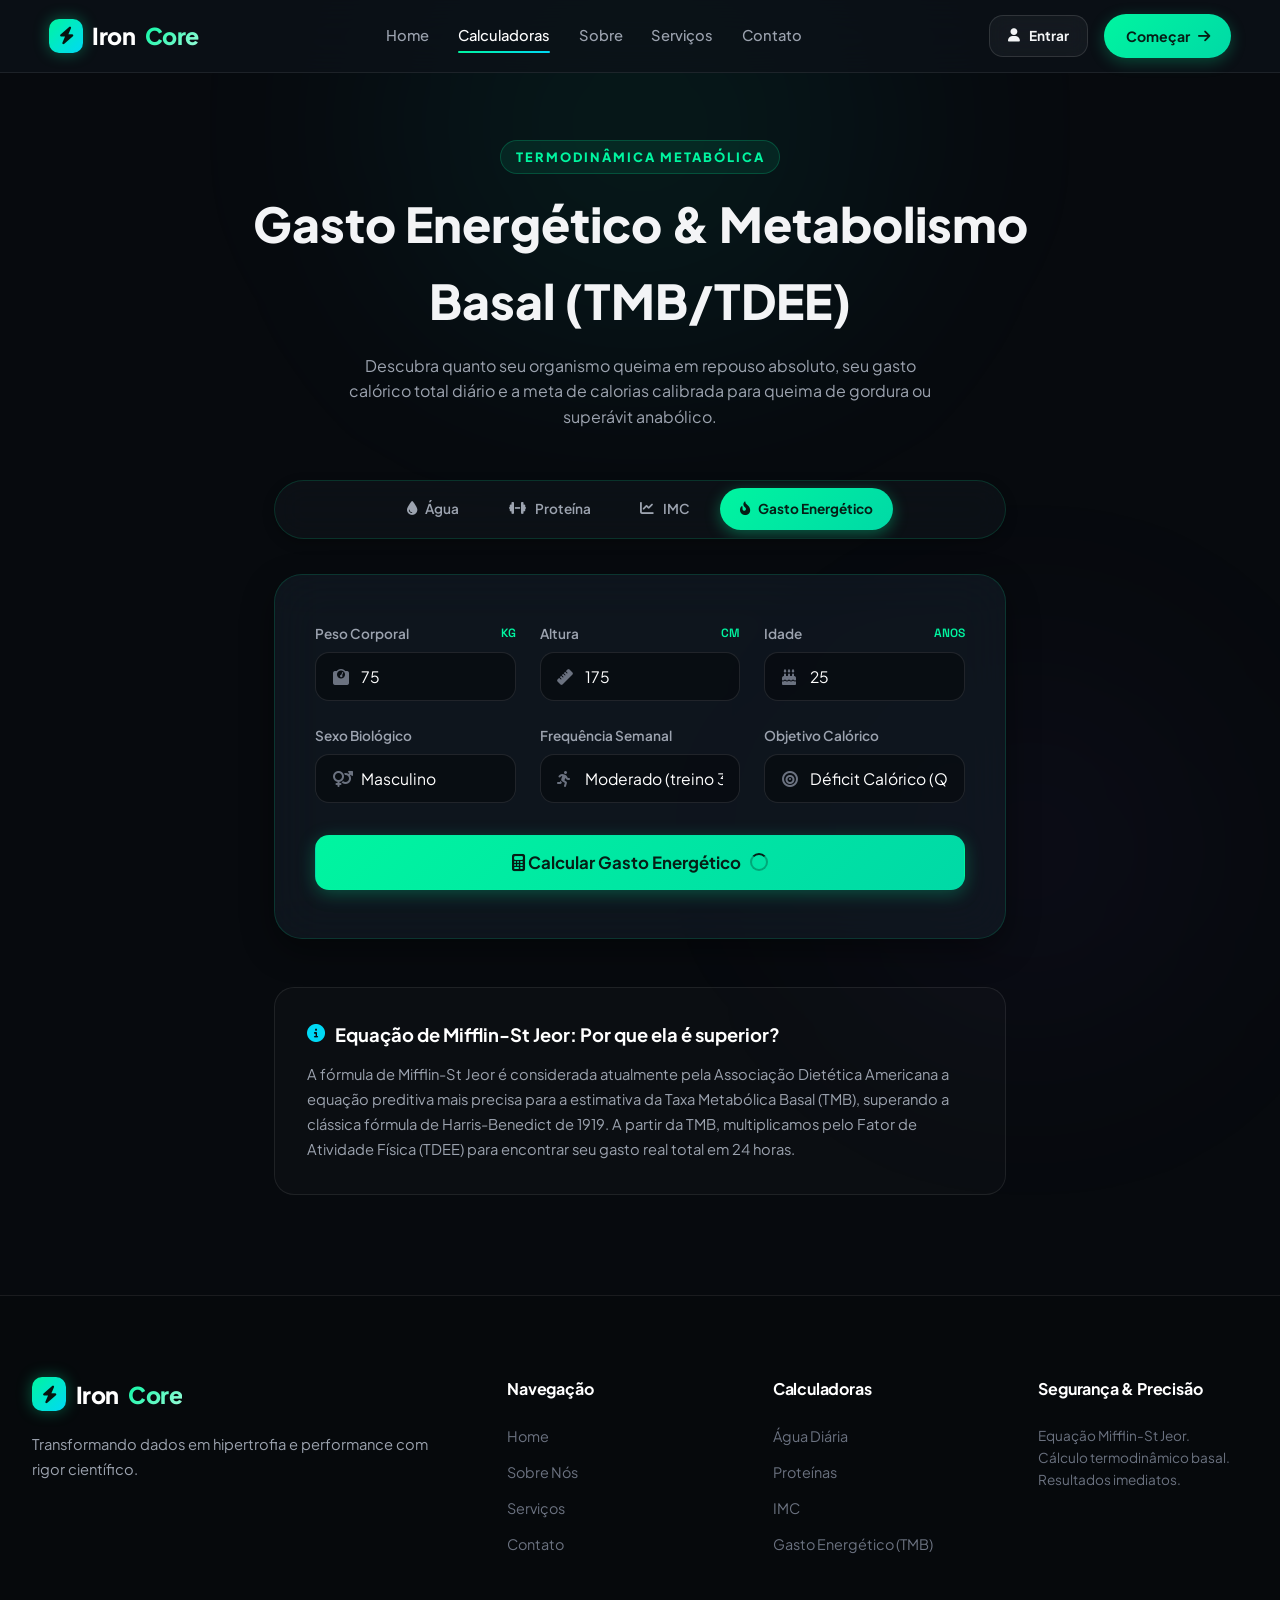
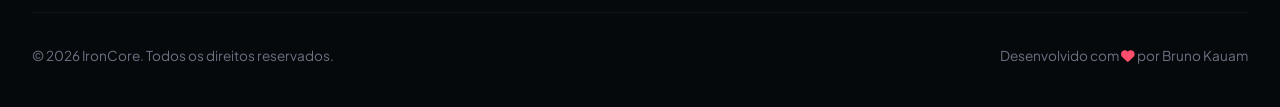
<file: site Ironcore/pages/calc-energy.html>
<!DOCTYPE html>
<html lang="pt-BR">
<head>
  <meta charset="UTF-8">
  <meta name="viewport" content="width=device-width, initial-scale=1.0">
  <title>Calculadora de Gasto Energético (TMB & TDEE) | IronCore</title>
  
  <link rel="preconnect" href="https://fonts.googleapis.com">
  <link rel="preconnect" href="https://fonts.gstatic.com" crossorigin>
  <link href="https://fonts.googleapis.com/css2?family=Plus+Jakarta+Sans:wght@300;400;500;600;700;800&family=Space+Grotesk:wght@500;700&display=swap" rel="stylesheet">
  <link rel="stylesheet" href="https://cdnjs.cloudflare.com/ajax/libs/font-awesome/6.5.1/css/all.min.css">
  <link rel="stylesheet" href="../css/styles.css">
</head>
<body>

  <!-- HEADER -->
  <header class="header">
    <nav class="nav-container">
      <div class="brand-wrap">
        <a href="../index.html" class="logo">
          <div class="logo-badge"><i class="fas fa-bolt"></i></div>
          Iron<span>Core</span>
        </a>
      </div>

      <div class="nav-links">
        <a href="../index.html">Home</a>
        <a href="calc-agua.html" class="active">Calculadoras</a>
        <a href="sobre.html">Sobre</a>
        <a href="servicos.html">Serviços</a>
        <a href="contato.html">Contato</a>
      </div>

      <div class="nav-actions">
        <a href="login-register.html" class="btn btn-secondary" style="padding: 0.55rem 1.1rem; font-size: 0.85rem;">
          <i class="fas fa-user"></i> Entrar
        </a>
        <a href="calc-agua.html" class="nav-cta">
          Começar <i class="fas fa-arrow-right"></i>
        </a>
        <button class="mobile-toggle" aria-label="Abrir menu">
          <i class="fas fa-bars"></i>
        </button>
      </div>
    </nav>
  </header>

  <!-- Mobile Drawer -->
  <div class="mobile-menu">
    <a href="../index.html">Home</a>
    <a href="calc-agua.html">💧 Calculadora de Água</a>
    <a href="calc-proteina.html">🥩 Calculadora de Proteína</a>
    <a href="calc-imc.html">📊 Calculadora de IMC</a>
    <a href="calc-energy.html" class="active">🔥 Gasto Energético (TMB/TDEE)</a>
    <a href="sobre.html">Sobre</a>
    <a href="servicos.html">Serviços</a>
    <a href="contato.html">Contato</a>
  </div>

  <main>
    <section class="calc-page-hero">
      <span class="section-label">Termodinâmica Metabólica</span>
      <h1 style="font-size: clamp(2rem, 5vw, 3rem); font-weight: 800; margin-bottom: 0.8rem;">
        Gasto Energético & <span class="gradient-text">Metabolismo Basal (TMB/TDEE)</span>
      </h1>
      <p style="color: var(--text-muted); max-width: 600px; margin: 0 auto;">
        Descubra quanto seu organismo queima em repouso absoluto, seu gasto calórico total diário e a meta de calorias calibrada para queima de gordura ou superávit anabólico.
      </p>
    </section>

    <div class="calc-dedicated-container">
      <!-- 4-Option Unified Switcher -->
      <div class="calc-unified-switcher">
        <a href="calc-agua.html" class="unified-switch-item"><i class="fas fa-droplet"></i> Água</a>
        <a href="calc-proteina.html" class="unified-switch-item"><i class="fas fa-dumbbell"></i> Proteína</a>
        <a href="calc-imc.html" class="unified-switch-item"><i class="fas fa-chart-line"></i> IMC</a>
        <a href="calc-energy.html" class="unified-switch-item active"><i class="fas fa-fire-flame-curved"></i> Gasto Energético</a>
      </div>

      <!-- Main Glass Card -->
      <div class="calc-glass-card">
        <form id="form-energy">
          <div class="calc-form-grid" style="grid-template-columns: repeat(auto-fit, minmax(200px, 1fr));">
            <div class="input-field">
              <label for="energy-weight">
                Peso Corporal
                <span class="label-unit">KG</span>
              </label>
              <div class="input-wrapper">
                <i class="fas fa-weight-scale"></i>
                <input type="number" id="energy-weight" placeholder="Ex: 75" step="0.1" required value="75">
              </div>
            </div>

            <div class="input-field">
              <label for="energy-height">
                Altura
                <span class="label-unit">CM</span>
              </label>
              <div class="input-wrapper">
                <i class="fas fa-ruler"></i>
                <input type="number" id="energy-height" placeholder="Ex: 175" required value="175">
              </div>
            </div>

            <div class="input-field">
              <label for="energy-age">
                Idade
                <span class="label-unit">ANOS</span>
              </label>
              <div class="input-wrapper">
                <i class="fas fa-cake-candles"></i>
                <input type="number" id="energy-age" placeholder="Ex: 25" required value="25">
              </div>
            </div>

            <div class="input-field">
              <label for="energy-gender">Sexo Biológico</label>
              <div class="input-wrapper">
                <i class="fas fa-venus-mars"></i>
                <select id="energy-gender" required>
                  <option value="MALE" selected>Masculino</option>
                  <option value="FEMALE">Feminino</option>
                </select>
              </div>
            </div>

            <div class="input-field">
              <label for="energy-activity">Frequência Semanal</label>
              <div class="input-wrapper">
                <i class="fas fa-person-running"></i>
                <select id="energy-activity" required>
                  <option value="SEDENTARY">Sedentário (trabalho de mesa)</option>
                  <option value="LIGHT">Leve (treino 1 a 3x/sem)</option>
                  <option value="MODERATE" selected>Moderado (treino 3 a 5x/sem)</option>
                  <option value="INTENSE">Intenso (treino 6 a 7x/sem)</option>
                  <option value="ATHLETE">Atleta (2 treinos diários)</option>
                </select>
              </div>
            </div>

            <div class="input-field">
              <label for="energy-goal">Objetivo Calórico</label>
              <div class="input-wrapper">
                <i class="fas fa-bullseye"></i>
                <select id="energy-goal" required>
                  <option value="MAINTAIN">Manter Peso (Equilíbrio Energético)</option>
                  <option value="GAIN_MUSCLE">Superávit Calórico (Ganho de Massa)</option>
                  <option value="LOSE_WEIGHT" selected>Déficit Calórico (Queima de Gordura)</option>
                </select>
              </div>
            </div>
          </div>

          <button type="submit" class="btn btn-primary" style="width: 100%; padding: 1rem; font-size: 1.05rem;">
            <span class="btn-text"><i class="fas fa-calculator"></i> Calcular Gasto Energético</span>
            <div class="loader hidden"></div>
          </button>
        </form>

        <div id="result-energy" class="result-box hidden"></div>
      </div>

      <!-- Explanatory Card -->
      <div style="margin-top: 3rem; background: rgba(255,255,255,0.02); border: 1px solid var(--border-subtle); border-radius: var(--radius-lg); padding: 2rem;">
        <h3 style="font-size: 1.15rem; color: var(--white); margin-bottom: 0.8rem; display: flex; align-items: center; gap: 0.6rem;">
          <i class="fas fa-circle-info" style="color: var(--cyan);"></i> Equação de Mifflin-St Jeor: Por que ela é superior?
        </h3>
        <p style="color: var(--text-muted); font-size: 0.92rem; line-height: 1.7;">
          A fórmula de Mifflin-St Jeor é considerada atualmente pela Associação Dietética Americana a equação preditiva mais precisa para a estimativa da Taxa Metabólica Basal (TMB), superando a clássica fórmula de Harris-Benedict de 1919. A partir da TMB, multiplicamos pelo Fator de Atividade Física (TDEE) para encontrar seu gasto real total em 24 horas.
        </p>
      </div>
    </div>
  </main>

  <!-- FOOTER -->
  <footer class="footer">
    <div class="footer-container">
      <div class="footer-col">
        <a href="../index.html" class="logo">
          <div class="logo-badge"><i class="fas fa-bolt"></i></div>
          Iron<span>Core</span>
        </a>
        <p style="color: var(--text-muted); margin-top: 1.2rem; font-size: 0.92rem; line-height: 1.7;">
          Transformando dados em hipertrofia e performance com rigor científico.
        </p>
      </div>
      <div class="footer-col">
        <h4>Navegação</h4>
        <div class="footer-links">
          <a href="../index.html">Home</a>
          <a href="sobre.html">Sobre Nós</a>
          <a href="servicos.html">Serviços</a>
          <a href="contato.html">Contato</a>
        </div>
      </div>
      <div class="footer-col">
        <h4>Calculadoras</h4>
        <div class="footer-links">
          <a href="calc-agua.html">Água Diária</a>
          <a href="calc-proteina.html">Proteínas</a>
          <a href="calc-imc.html">IMC</a>
          <a href="calc-energy.html">Gasto Energético (TMB)</a>
        </div>
      </div>
      <div class="footer-col">
        <h4>Segurança & Precisão</h4>
        <p style="color: var(--text-dim); font-size: 0.85rem; line-height: 1.6;">
          Equação Mifflin-St Jeor.<br>
          Cálculo termodinâmico basal.<br>
          Resultados imediatos.
        </p>
      </div>
    </div>
    <div class="footer-bottom">
      <p>&copy; 2026 IronCore. Todos os direitos reservados.</p>
      <p>Desenvolvido com <i class="fas fa-heart" style="color: var(--danger)"></i> por Bruno Kauam</p>
    </div>
  </footer>

  <script src="../js/script.js"></script>
</body>
</html>
</file>
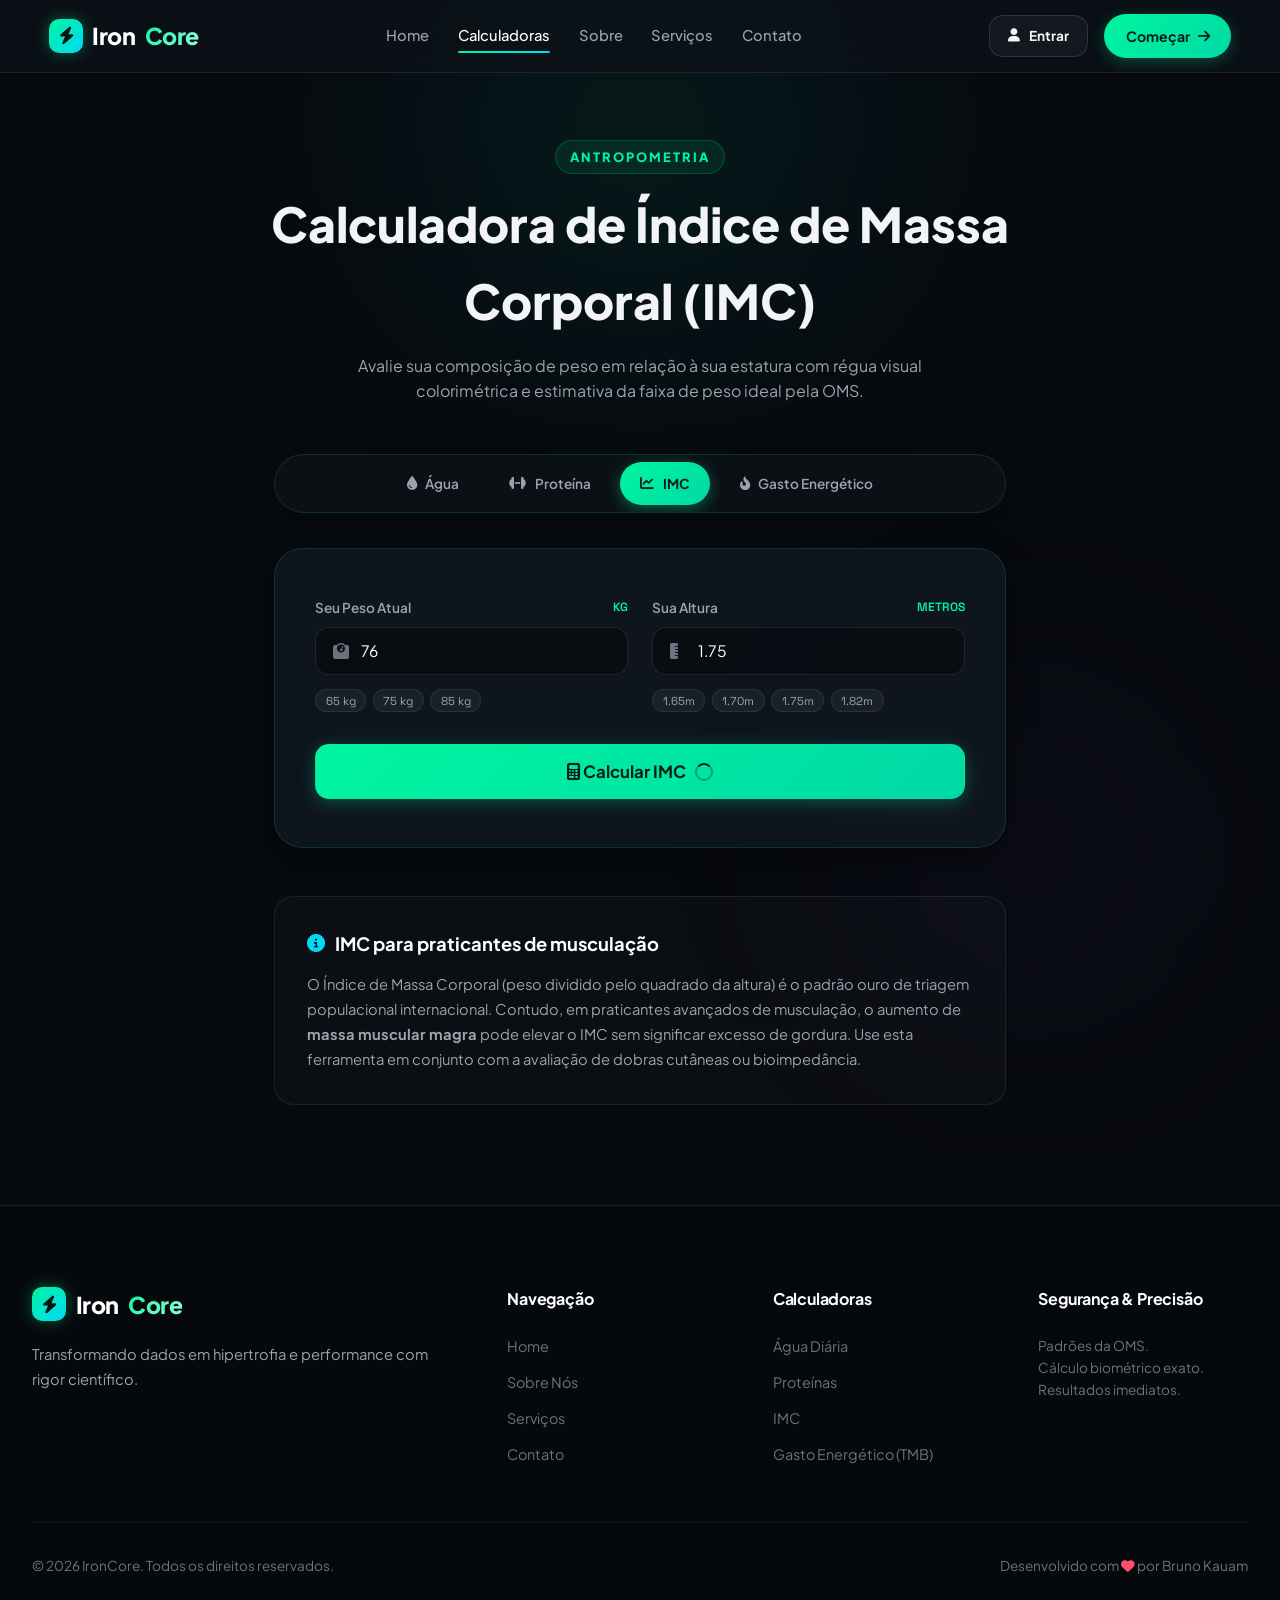
<file: site Ironcore/pages/calc-imc.html>
<!DOCTYPE html>
<html lang="pt-BR">
<head>
  <meta charset="UTF-8">
  <meta name="viewport" content="width=device-width, initial-scale=1.0">
  <title>Calculadora de IMC Corporal | IronCore</title>
  
  <link rel="preconnect" href="https://fonts.googleapis.com">
  <link rel="preconnect" href="https://fonts.gstatic.com" crossorigin>
  <link href="https://fonts.googleapis.com/css2?family=Plus+Jakarta+Sans:wght@300;400;500;600;700;800&family=Space+Grotesk:wght@500;700&display=swap" rel="stylesheet">
  <link rel="stylesheet" href="https://cdnjs.cloudflare.com/ajax/libs/font-awesome/6.5.1/css/all.min.css">
  <link rel="stylesheet" href="../css/styles.css">
</head>
<body>

  <!-- HEADER -->
  <header class="header">
    <nav class="nav-container">
      <div class="brand-wrap">
        <a href="../index.html" class="logo">
          <div class="logo-badge"><i class="fas fa-bolt"></i></div>
          Iron<span>Core</span>
        </a>
      </div>

      <div class="nav-links">
        <a href="../index.html">Home</a>
        <a href="calc-agua.html" class="active">Calculadoras</a>
        <a href="sobre.html">Sobre</a>
        <a href="servicos.html">Serviços</a>
        <a href="contato.html">Contato</a>
      </div>

      <div class="nav-actions">
        <a href="login-register.html" class="btn btn-secondary" style="padding: 0.55rem 1.1rem; font-size: 0.85rem;">
          <i class="fas fa-user"></i> Entrar
        </a>
        <a href="calc-agua.html" class="nav-cta">
          Começar <i class="fas fa-arrow-right"></i>
        </a>
        <button class="mobile-toggle" aria-label="Abrir menu">
          <i class="fas fa-bars"></i>
        </button>
      </div>
    </nav>
  </header>

  <!-- Mobile Drawer -->
  <div class="mobile-menu">
    <a href="../index.html">Home</a>
    <a href="calc-agua.html">💧 Calculadora de Água</a>
    <a href="calc-proteina.html">🥩 Calculadora de Proteína</a>
    <a href="calc-imc.html" class="active">📊 Calculadora de IMC</a>
    <a href="calc-energy.html">🔥 Gasto Energético (TMB/TDEE)</a>
    <a href="sobre.html">Sobre</a>
    <a href="servicos.html">Serviços</a>
    <a href="contato.html">Contato</a>
  </div>

  <main>
    <section class="calc-page-hero">
      <span class="section-label">Antropometria</span>
      <h1 style="font-size: clamp(2rem, 5vw, 3rem); font-weight: 800; margin-bottom: 0.8rem;">
        Calculadora de <span class="gradient-text">Índice de Massa Corporal (IMC)</span>
      </h1>
      <p style="color: var(--text-muted); max-width: 600px; margin: 0 auto;">
        Avalie sua composição de peso em relação à sua estatura com régua visual colorimétrica e estimativa da faixa de peso ideal pela OMS.
      </p>
    </section>

    <div class="calc-dedicated-container">
      <!-- 4-Option Unified Switcher -->
      <div class="calc-unified-switcher">
        <a href="calc-agua.html" class="unified-switch-item"><i class="fas fa-droplet"></i> Água</a>
        <a href="calc-proteina.html" class="unified-switch-item"><i class="fas fa-dumbbell"></i> Proteína</a>
        <a href="calc-imc.html" class="unified-switch-item active"><i class="fas fa-chart-line"></i> IMC</a>
        <a href="calc-energy.html" class="unified-switch-item"><i class="fas fa-fire-flame-curved"></i> Gasto Energético</a>
      </div>

      <!-- Main Glass Card -->
      <div class="calc-glass-card">
        <form id="form-imc">
          <div class="calc-form-grid">
            <div class="input-field">
              <label for="imc-weight">
                Seu Peso Atual
                <span class="label-unit">KG</span>
              </label>
              <div class="input-wrapper">
                <i class="fas fa-weight-scale"></i>
                <input type="number" id="imc-weight" placeholder="Ex: 78.5" step="0.1" required value="76">
              </div>
              <div class="presets-chips">
                <button type="button" class="chip-btn" data-target="imc-weight" data-val="65">65 kg</button>
                <button type="button" class="chip-btn" data-target="imc-weight" data-val="75">75 kg</button>
                <button type="button" class="chip-btn" data-target="imc-weight" data-val="85">85 kg</button>
              </div>
            </div>

            <div class="input-field">
              <label for="imc-height">
                Sua Altura
                <span class="label-unit">METROS</span>
              </label>
              <div class="input-wrapper">
                <i class="fas fa-ruler-vertical"></i>
                <input type="number" id="imc-height" placeholder="Ex: 1.78" step="0.01" required value="1.75">
              </div>
              <div class="presets-chips">
                <button type="button" class="chip-btn" data-target="imc-height" data-val="1.65">1.65m</button>
                <button type="button" class="chip-btn" data-target="imc-height" data-val="1.70">1.70m</button>
                <button type="button" class="chip-btn" data-target="imc-height" data-val="1.75">1.75m</button>
                <button type="button" class="chip-btn" data-target="imc-height" data-val="1.82">1.82m</button>
              </div>
            </div>
          </div>

          <button type="submit" class="btn btn-primary" style="width: 100%; padding: 1rem; font-size: 1.05rem;">
            <span class="btn-text"><i class="fas fa-calculator"></i> Calcular IMC</span>
            <div class="loader hidden"></div>
          </button>
        </form>

        <div id="result-imc" class="result-box hidden"></div>
      </div>

      <!-- Explanatory Card -->
      <div style="margin-top: 3rem; background: rgba(255,255,255,0.02); border: 1px solid var(--border-subtle); border-radius: var(--radius-lg); padding: 2rem;">
        <h3 style="font-size: 1.15rem; color: var(--white); margin-bottom: 0.8rem; display: flex; align-items: center; gap: 0.6rem;">
          <i class="fas fa-circle-info" style="color: var(--cyan);"></i> IMC para praticantes de musculação
        </h3>
        <p style="color: var(--text-muted); font-size: 0.92rem; line-height: 1.7;">
          O Índice de Massa Corporal (peso dividido pelo quadrado da altura) é o padrão ouro de triagem populacional internacional. Contudo, em praticantes avançados de musculação, o aumento de <strong>massa muscular magra</strong> pode elevar o IMC sem significar excesso de gordura. Use esta ferramenta em conjunto com a avaliação de dobras cutâneas ou bioimpedância.
        </p>
      </div>
    </div>
  </main>

  <!-- FOOTER -->
  <footer class="footer">
    <div class="footer-container">
      <div class="footer-col">
        <a href="../index.html" class="logo">
          <div class="logo-badge"><i class="fas fa-bolt"></i></div>
          Iron<span>Core</span>
        </a>
        <p style="color: var(--text-muted); margin-top: 1.2rem; font-size: 0.92rem; line-height: 1.7;">
          Transformando dados em hipertrofia e performance com rigor científico.
        </p>
      </div>
      <div class="footer-col">
        <h4>Navegação</h4>
        <div class="footer-links">
          <a href="../index.html">Home</a>
          <a href="sobre.html">Sobre Nós</a>
          <a href="servicos.html">Serviços</a>
          <a href="contato.html">Contato</a>
        </div>
      </div>
      <div class="footer-col">
        <h4>Calculadoras</h4>
        <div class="footer-links">
          <a href="calc-agua.html">Água Diária</a>
          <a href="calc-proteina.html">Proteínas</a>
          <a href="calc-imc.html">IMC</a>
          <a href="calc-energy.html">Gasto Energético (TMB)</a>
        </div>
      </div>
      <div class="footer-col">
        <h4>Segurança & Precisão</h4>
        <p style="color: var(--text-dim); font-size: 0.85rem; line-height: 1.6;">
          Padrões da OMS.<br>
          Cálculo biométrico exato.<br>
          Resultados imediatos.
        </p>
      </div>
    </div>
    <div class="footer-bottom">
      <p>&copy; 2026 IronCore. Todos os direitos reservados.</p>
      <p>Desenvolvido com <i class="fas fa-heart" style="color: var(--danger)"></i> por Bruno Kauam</p>
    </div>
  </footer>

  <script src="../js/script.js"></script>
</body>
</html>
</file>
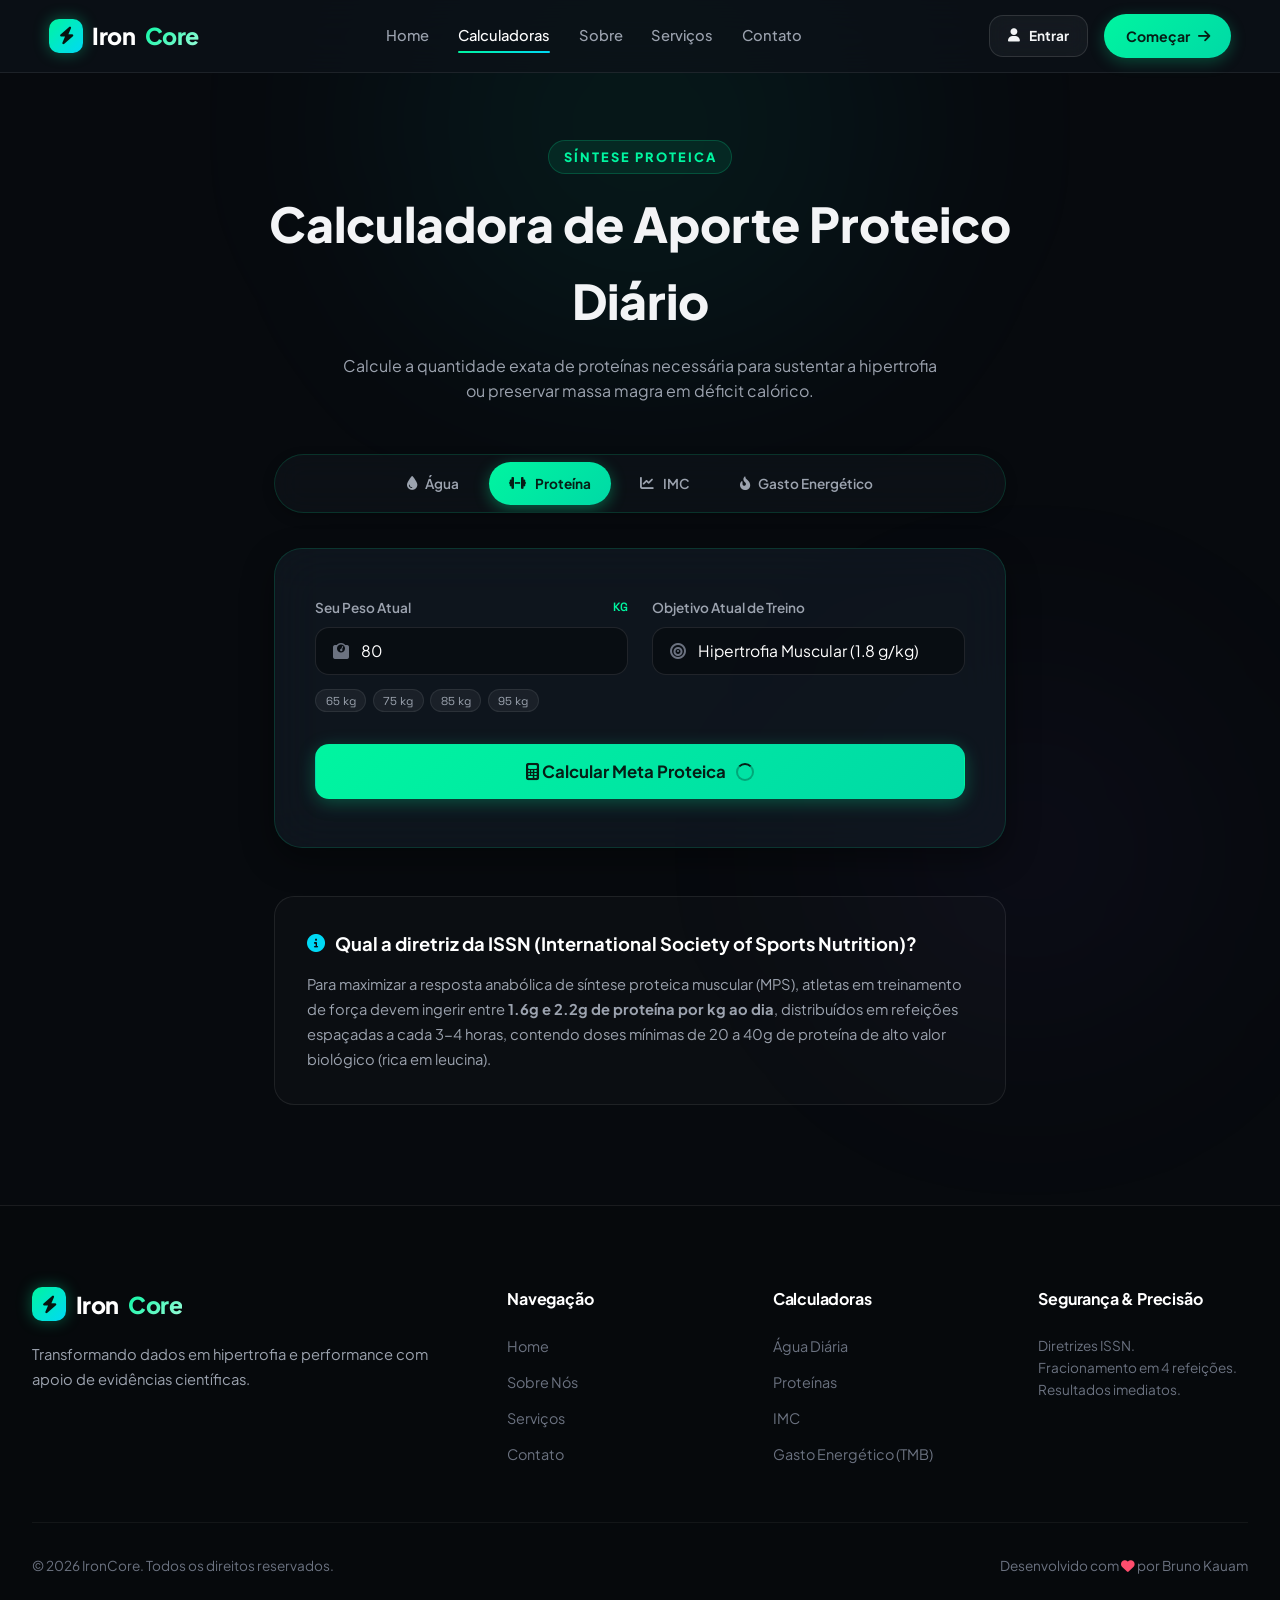
<file: site Ironcore/pages/calc-proteina.html>
<!DOCTYPE html>
<html lang="pt-BR">
<head>
  <meta charset="UTF-8">
  <meta name="viewport" content="width=device-width, initial-scale=1.0">
  <title>Calculadora de Proteínas & Macros | IronCore</title>
  
  <link rel="preconnect" href="https://fonts.googleapis.com">
  <link rel="preconnect" href="https://fonts.gstatic.com" crossorigin>
  <link href="https://fonts.googleapis.com/css2?family=Plus+Jakarta+Sans:wght@300;400;500;600;700;800&family=Space+Grotesk:wght@500;700&display=swap" rel="stylesheet">
  <link rel="stylesheet" href="https://cdnjs.cloudflare.com/ajax/libs/font-awesome/6.5.1/css/all.min.css">
  <link rel="stylesheet" href="../css/styles.css">
</head>
<body>

  <!-- HEADER -->
  <header class="header">
    <nav class="nav-container">
      <div class="brand-wrap">
        <a href="../index.html" class="logo">
          <div class="logo-badge"><i class="fas fa-bolt"></i></div>
          Iron<span>Core</span>
        </a>
      </div>

      <div class="nav-links">
        <a href="../index.html">Home</a>
        <a href="calc-agua.html" class="active">Calculadoras</a>
        <a href="sobre.html">Sobre</a>
        <a href="servicos.html">Serviços</a>
        <a href="contato.html">Contato</a>
      </div>

      <div class="nav-actions">
        <a href="login-register.html" class="btn btn-secondary" style="padding: 0.55rem 1.1rem; font-size: 0.85rem;">
          <i class="fas fa-user"></i> Entrar
        </a>
        <a href="calc-agua.html" class="nav-cta">
          Começar <i class="fas fa-arrow-right"></i>
        </a>
        <button class="mobile-toggle" aria-label="Abrir menu">
          <i class="fas fa-bars"></i>
        </button>
      </div>
    </nav>
  </header>

  <!-- Mobile Drawer -->
  <div class="mobile-menu">
    <a href="../index.html">Home</a>
    <a href="calc-agua.html">💧 Calculadora de Água</a>
    <a href="calc-proteina.html" class="active">🥩 Calculadora de Proteína</a>
    <a href="calc-imc.html">📊 Calculadora de IMC</a>
    <a href="calc-energy.html">🔥 Gasto Energético (TMB/TDEE)</a>
    <a href="sobre.html">Sobre</a>
    <a href="servicos.html">Serviços</a>
    <a href="contato.html">Contato</a>
  </div>

  <main>
    <section class="calc-page-hero">
      <span class="section-label">Síntese Proteica</span>
      <h1 style="font-size: clamp(2rem, 5vw, 3rem); font-weight: 800; margin-bottom: 0.8rem;">
        Calculadora de <span class="gradient-text">Aporte Proteico Diário</span>
      </h1>
      <p style="color: var(--text-muted); max-width: 600px; margin: 0 auto;">
        Calcule a quantidade exata de proteínas necessária para sustentar a hipertrofia ou preservar massa magra em déficit calórico.
      </p>
    </section>

    <div class="calc-dedicated-container">
      <!-- 4-Option Unified Switcher -->
      <div class="calc-unified-switcher">
        <a href="calc-agua.html" class="unified-switch-item"><i class="fas fa-droplet"></i> Água</a>
        <a href="calc-proteina.html" class="unified-switch-item active"><i class="fas fa-dumbbell"></i> Proteína</a>
        <a href="calc-imc.html" class="unified-switch-item"><i class="fas fa-chart-line"></i> IMC</a>
        <a href="calc-energy.html" class="unified-switch-item"><i class="fas fa-fire-flame-curved"></i> Gasto Energético</a>
      </div>

      <!-- Main Glass Card -->
      <div class="calc-glass-card">
        <form id="form-protein">
          <div class="calc-form-grid">
            <div class="input-field">
              <label for="protein-weight">
                Seu Peso Atual
                <span class="label-unit">KG</span>
              </label>
              <div class="input-wrapper">
                <i class="fas fa-weight-scale"></i>
                <input type="number" id="protein-weight" placeholder="Ex: 80" step="0.1" required value="80">
              </div>
              <div class="presets-chips">
                <button type="button" class="chip-btn" data-target="protein-weight" data-val="65">65 kg</button>
                <button type="button" class="chip-btn" data-target="protein-weight" data-val="75">75 kg</button>
                <button type="button" class="chip-btn" data-target="protein-weight" data-val="85">85 kg</button>
                <button type="button" class="chip-btn" data-target="protein-weight" data-val="95">95 kg</button>
              </div>
            </div>

            <div class="input-field">
              <label for="protein-goal">Objetivo Atual de Treino</label>
              <div class="input-wrapper">
                <i class="fas fa-bullseye"></i>
                <select id="protein-goal" required>
                  <option value="SEDENTARY">Manutenção de Saúde Geral (0.8 g/kg)</option>
                  <option value="MASS_GAIN" selected>Hipertrofia Muscular (1.8 g/kg)</option>
                  <option value="FAT_LOSS">Definição / Cutting (2.0 g/kg)</option>
                  <option value="ATHLETE">Atleta de Alto Nível / Força Extrema (2.2 g/kg)</option>
                </select>
              </div>
            </div>
          </div>

          <button type="submit" class="btn btn-primary" style="width: 100%; padding: 1rem; font-size: 1.05rem;">
            <span class="btn-text"><i class="fas fa-calculator"></i> Calcular Meta Proteica</span>
            <div class="loader hidden"></div>
          </button>
        </form>

        <div id="result-protein" class="result-box hidden"></div>
      </div>

      <!-- Explanatory Card -->
      <div style="margin-top: 3rem; background: rgba(255,255,255,0.02); border: 1px solid var(--border-subtle); border-radius: var(--radius-lg); padding: 2rem;">
        <h3 style="font-size: 1.15rem; color: var(--white); margin-bottom: 0.8rem; display: flex; align-items: center; gap: 0.6rem;">
          <i class="fas fa-circle-info" style="color: var(--cyan);"></i> Qual a diretriz da ISSN (International Society of Sports Nutrition)?
        </h3>
        <p style="color: var(--text-muted); font-size: 0.92rem; line-height: 1.7;">
          Para maximizar a resposta anabólica de síntese proteica muscular (MPS), atletas em treinamento de força devem ingerir entre <strong>1.6g e 2.2g de proteína por kg ao dia</strong>, distribuídos em refeições espaçadas a cada 3-4 horas, contendo doses mínimas de 20 a 40g de proteína de alto valor biológico (rica em leucina).
        </p>
      </div>
    </div>
  </main>

  <!-- FOOTER -->
  <footer class="footer">
    <div class="footer-container">
      <div class="footer-col">
        <a href="../index.html" class="logo">
          <div class="logo-badge"><i class="fas fa-bolt"></i></div>
          Iron<span>Core</span>
        </a>
        <p style="color: var(--text-muted); margin-top: 1.2rem; font-size: 0.92rem; line-height: 1.7;">
          Transformando dados em hipertrofia e performance com apoio de evidências científicas.
        </p>
      </div>
      <div class="footer-col">
        <h4>Navegação</h4>
        <div class="footer-links">
          <a href="../index.html">Home</a>
          <a href="sobre.html">Sobre Nós</a>
          <a href="servicos.html">Serviços</a>
          <a href="contato.html">Contato</a>
        </div>
      </div>
      <div class="footer-col">
        <h4>Calculadoras</h4>
        <div class="footer-links">
          <a href="calc-agua.html">Água Diária</a>
          <a href="calc-proteina.html">Proteínas</a>
          <a href="calc-imc.html">IMC</a>
          <a href="calc-energy.html">Gasto Energético (TMB)</a>
        </div>
      </div>
      <div class="footer-col">
        <h4>Segurança & Precisão</h4>
        <p style="color: var(--text-dim); font-size: 0.85rem; line-height: 1.6;">
          Diretrizes ISSN.<br>
          Fracionamento em 4 refeições.<br>
          Resultados imediatos.
        </p>
      </div>
    </div>
    <div class="footer-bottom">
      <p>&copy; 2026 IronCore. Todos os direitos reservados.</p>
      <p>Desenvolvido com <i class="fas fa-heart" style="color: var(--danger)"></i> por Bruno Kauam</p>
    </div>
  </footer>

  <script src="../js/script.js"></script>
</body>
</html>
</file>
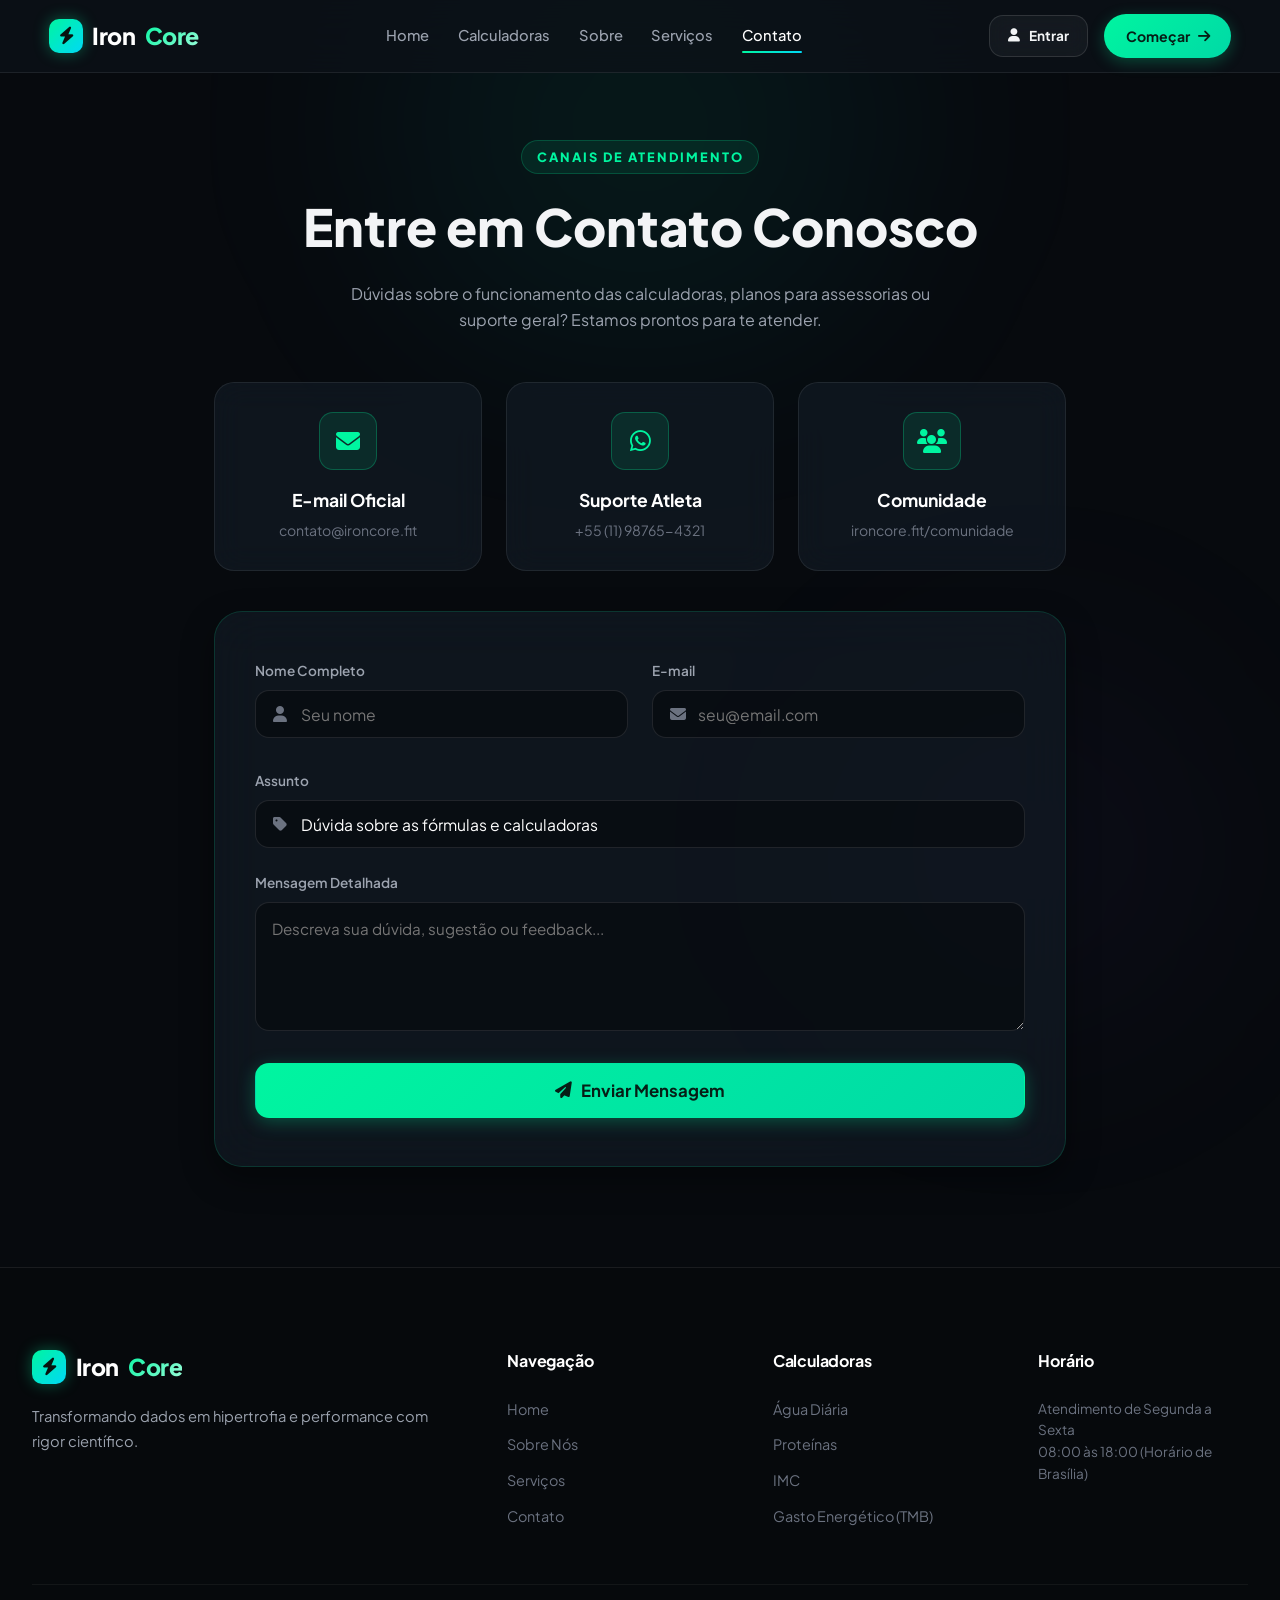
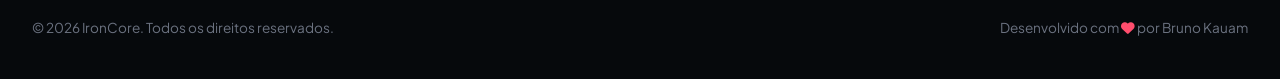
<file: site Ironcore/pages/contato.html>
<!DOCTYPE html>
<html lang="pt-BR">
<head>
  <meta charset="UTF-8">
  <meta name="viewport" content="width=device-width, initial-scale=1.0">
  <title>Fale Conosco | IronCore</title>
  
  <link rel="preconnect" href="https://fonts.googleapis.com">
  <link rel="preconnect" href="https://fonts.gstatic.com" crossorigin>
  <link href="https://fonts.googleapis.com/css2?family=Plus+Jakarta+Sans:wght@300;400;500;600;700;800&family=Space+Grotesk:wght@500;700&display=swap" rel="stylesheet">
  <link rel="stylesheet" href="https://cdnjs.cloudflare.com/ajax/libs/font-awesome/6.5.1/css/all.min.css">
  <link rel="stylesheet" href="../css/styles.css">
</head>
<body>

  <!-- HEADER -->
  <header class="header">
    <nav class="nav-container">
      <div class="brand-wrap">
        <a href="../index.html" class="logo">
          <div class="logo-badge"><i class="fas fa-bolt"></i></div>
          Iron<span>Core</span>
        </a>
      </div>

      <div class="nav-links">
        <a href="../index.html">Home</a>
        <a href="calc-agua.html">Calculadoras</a>
        <a href="sobre.html">Sobre</a>
        <a href="servicos.html">Serviços</a>
        <a href="contato.html" class="active">Contato</a>
      </div>

      <div class="nav-actions">
        <a href="login-register.html" class="btn btn-secondary" style="padding: 0.55rem 1.1rem; font-size: 0.85rem;">
          <i class="fas fa-user"></i> Entrar
        </a>
        <a href="calc-agua.html" class="nav-cta">
          Começar <i class="fas fa-arrow-right"></i>
        </a>
        <button class="mobile-toggle" aria-label="Abrir menu">
          <i class="fas fa-bars"></i>
        </button>
      </div>
    </nav>
  </header>

  <!-- Mobile Drawer -->
  <div class="mobile-menu">
    <a href="../index.html">Home</a>
    <a href="calc-agua.html">💧 Calculadora de Água</a>
    <a href="calc-proteina.html">🥩 Calculadora de Proteína</a>
    <a href="calc-imc.html">📊 Calculadora de IMC</a>
    <a href="calc-energy.html">🔥 Gasto Energético (TMB/TDEE)</a>
    <a href="sobre.html">Sobre</a>
    <a href="servicos.html">Serviços</a>
    <a href="contato.html" class="active">Contato</a>
  </div>

  <main>
    <section class="calc-page-hero">
      <span class="section-label">Canais de Atendimento</span>
      <h1 style="font-size: clamp(2rem, 5vw, 3.2rem); font-weight: 800; margin-bottom: 0.8rem;">
        Entre em <span class="gradient-text">Contato Conosco</span>
      </h1>
      <p style="color: var(--text-muted); max-width: 600px; margin: 0 auto;">
        Dúvidas sobre o funcionamento das calculadoras, planos para assessorias ou suporte geral? Estamos prontos para te atender.
      </p>
    </section>

    <div class="calc-dedicated-container" style="max-width: 900px;">
      <div style="display: grid; grid-template-columns: repeat(auto-fit, minmax(240px, 1fr)); gap: 1.5rem; margin-bottom: 2.5rem;">
        <div class="benefit-card" style="padding: 1.8rem; text-align: center; align-items: center;">
          <div class="benefit-icon" style="margin-bottom: 1rem;"><i class="fas fa-envelope"></i></div>
          <h4 style="color: #fff; font-size: 1.1rem; margin-bottom: 0.3rem;">E-mail Oficial</h4>
          <p style="color: var(--text-dim); font-size: 0.88rem;">contato@ironcore.fit</p>
        </div>

        <div class="benefit-card" style="padding: 1.8rem; text-align: center; align-items: center;">
          <div class="benefit-icon" style="margin-bottom: 1rem;"><i class="fab fa-whatsapp"></i></div>
          <h4 style="color: #fff; font-size: 1.1rem; margin-bottom: 0.3rem;">Suporte Atleta</h4>
          <p style="color: var(--text-dim); font-size: 0.88rem;">+55 (11) 98765-4321</p>
        </div>

        <div class="benefit-card" style="padding: 1.8rem; text-align: center; align-items: center;">
          <div class="benefit-icon" style="margin-bottom: 1rem;"><i class="fas fa-users"></i></div>
          <h4 style="color: #fff; font-size: 1.1rem; margin-bottom: 0.3rem;">Comunidade</h4>
          <p style="color: var(--text-dim); font-size: 0.88rem;">ironcore.fit/comunidade</p>
        </div>
      </div>

      <!-- Glassmorphism Form Card -->
      <div class="calc-glass-card">
        <form id="contact-form">
          <div class="calc-form-grid" style="grid-template-columns: 1fr 1fr;">
            <div class="input-field">
              <label for="contact-name">Nome Completo</label>
              <div class="input-wrapper">
                <i class="fas fa-user"></i>
                <input type="text" id="contact-name" placeholder="Seu nome" required>
              </div>
            </div>

            <div class="input-field">
              <label for="contact-email">E-mail</label>
              <div class="input-wrapper">
                <i class="fas fa-envelope"></i>
                <input type="email" id="contact-email" placeholder="seu@email.com" required>
              </div>
            </div>
          </div>

          <div class="input-field" style="margin-bottom: 1.5rem;">
            <label for="contact-subject">Assunto</label>
            <div class="input-wrapper">
              <i class="fas fa-tag"></i>
              <select id="contact-subject" required>
                <option value="DUVIDA_CALCULADORA">Dúvida sobre as fórmulas e calculadoras</option>
                <option value="PARCERIA">Parcerias e Assessorias Esportivas</option>
                <option value="PLANO_PRO">Informações sobre o plano Pro</option>
                <option value="FEEDBACK">Feedback ou Sugestão de melhoria</option>
              </select>
            </div>
          </div>

          <div class="input-field" style="margin-bottom: 2rem;">
            <label for="contact-msg">Mensagem Detalhada</label>
            <div class="input-wrapper">
              <textarea id="contact-msg" rows="5" placeholder="Descreva sua dúvida, sugestão ou feedback..." style="width: 100%; padding: 1rem 1rem 1rem 1rem; background: rgba(7, 10, 14, 0.65); border: 1px solid rgba(255, 255, 255, 0.1); border-radius: var(--radius-md); color: var(--white); font-family: inherit; font-size: 0.95rem;" required></textarea>
            </div>
          </div>

          <button type="submit" class="btn btn-primary" style="width: 100%; padding: 1rem; font-size: 1.05rem;">
            <i class="fas fa-paper-plane"></i> Enviar Mensagem
          </button>
        </form>
      </div>
    </div>
  </main>

  <!-- FOOTER -->
  <footer class="footer">
    <div class="footer-container">
      <div class="footer-col">
        <a href="../index.html" class="logo">
          <div class="logo-badge"><i class="fas fa-bolt"></i></div>
          Iron<span>Core</span>
        </a>
        <p style="color: var(--text-muted); margin-top: 1.2rem; font-size: 0.92rem; line-height: 1.7;">
          Transformando dados em hipertrofia e performance com rigor científico.
        </p>
      </div>
      <div class="footer-col">
        <h4>Navegação</h4>
        <div class="footer-links">
          <a href="../index.html">Home</a>
          <a href="sobre.html">Sobre Nós</a>
          <a href="servicos.html">Serviços</a>
          <a href="contato.html">Contato</a>
        </div>
      </div>
      <div class="footer-col">
        <h4>Calculadoras</h4>
        <div class="footer-links">
          <a href="calc-agua.html">Água Diária</a>
          <a href="calc-proteina.html">Proteínas</a>
          <a href="calc-imc.html">IMC</a>
          <a href="calc-energy.html">Gasto Energético (TMB)</a>
        </div>
      </div>
      <div class="footer-col">
        <h4>Horário</h4>
        <p style="color: var(--text-dim); font-size: 0.85rem; line-height: 1.6;">
          Atendimento de Segunda a Sexta<br>
          08:00 às 18:00 (Horário de Brasília)
        </p>
      </div>
    </div>
    <div class="footer-bottom">
      <p>&copy; 2026 IronCore. Todos os direitos reservados.</p>
      <p>Desenvolvido com <i class="fas fa-heart" style="color: var(--danger)"></i> por Bruno Kauam</p>
    </div>
  </footer>

  <script src="../js/script.js"></script>
</body>
</html>
</file>
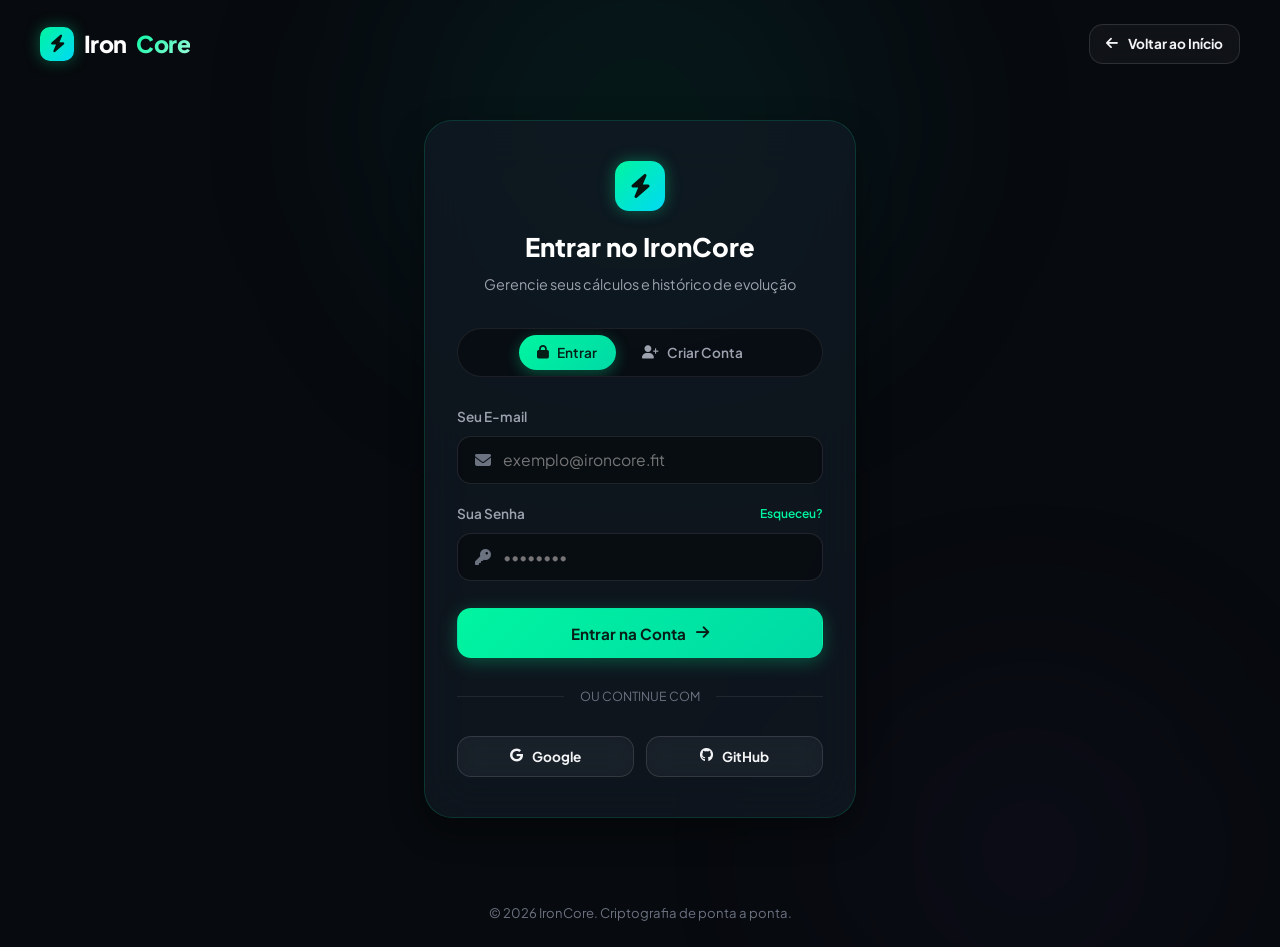
<file: site Ironcore/pages/login-register.html>
<!DOCTYPE html>
<html lang="pt-BR">
<head>
  <meta charset="UTF-8">
  <meta name="viewport" content="width=device-width, initial-scale=1.0">
  <title>Acesso à Conta | IronCore</title>
  
  <link rel="preconnect" href="https://fonts.googleapis.com">
  <link rel="preconnect" href="https://fonts.gstatic.com" crossorigin>
  <link href="https://fonts.googleapis.com/css2?family=Plus+Jakarta+Sans:wght@300;400;500;600;700;800&family=Space+Grotesk:wght@500;700&display=swap" rel="stylesheet">
  <link rel="stylesheet" href="https://cdnjs.cloudflare.com/ajax/libs/font-awesome/6.5.1/css/all.min.css">
  <link rel="stylesheet" href="../css/styles.css">
</head>
<body style="display: flex; flex-direction: column; justify-content: center; min-height: 100vh;">

  <!-- Ambient Navigation Top Bar -->
  <header style="padding: 1.5rem 2rem; position: fixed; top: 0; left: 0; width: 100%; z-index: 10;">
    <div style="max-width: 1200px; margin: 0 auto; display: flex; justify-content: space-between; align-items: center;">
      <a href="../index.html" class="logo">
        <div class="logo-badge"><i class="fas fa-bolt"></i></div>
        Iron<span>Core</span>
      </a>
      <a href="../index.html" class="btn btn-secondary" style="padding: 0.5rem 1rem; font-size: 0.85rem;">
        <i class="fas fa-arrow-left"></i> Voltar ao Início
      </a>
    </div>
  </header>

  <main style="padding: 120px 1.5rem 60px; max-width: 480px; width: 100%; margin: 0 auto; z-index: 1;">
    <div class="calc-glass-card" style="padding: 2.5rem 2rem;">
      <div style="text-align: center; margin-bottom: 2rem;">
        <div class="logo-badge" style="width: 50px; height: 50px; font-size: 1.5rem; margin: 0 auto 1rem; border-radius: 14px;">
          <i class="fas fa-bolt"></i>
        </div>
        <h2 id="auth-title" style="font-size: 1.6rem; color: #fff; font-weight: 800;">Entrar no IronCore</h2>
        <p id="auth-desc" style="color: var(--text-muted); font-size: 0.9rem; margin-top: 0.3rem;">
          Gerencie seus cálculos e histórico de evolução
        </p>
      </div>

      <!-- Auth Toggle Tabs -->
      <div class="calc-nav-tabs" style="margin-bottom: 1.8rem; justify-content: center;">
        <button type="button" class="tab-btn active" id="tab-login-btn">
          <i class="fas fa-lock"></i> Entrar
        </button>
        <button type="button" class="tab-btn" id="tab-register-btn">
          <i class="fas fa-user-plus"></i> Criar Conta
        </button>
      </div>

      <!-- LOGIN FORM -->
      <form id="form-login">
        <div class="input-field" style="margin-bottom: 1.2rem;">
          <label for="login-email">Seu E-mail</label>
          <div class="input-wrapper">
            <i class="fas fa-envelope"></i>
            <input type="email" id="login-email" placeholder="exemplo@ironcore.fit" required>
          </div>
        </div>

        <div class="input-field" style="margin-bottom: 1.2rem;">
          <label for="login-pass">
            Sua Senha
            <a href="#" style="font-size: 0.75rem; color: var(--primary);">Esqueceu?</a>
          </label>
          <div class="input-wrapper">
            <i class="fas fa-key"></i>
            <input type="password" id="login-pass" placeholder="••••••••" required>
          </div>
        </div>

        <button type="submit" class="btn btn-primary" style="width: 100%; padding: 0.9rem; margin-top: 0.5rem;">
          Entrar na Conta <i class="fas fa-arrow-right"></i>
        </button>
      </form>

      <!-- REGISTER FORM (Hidden by default) -->
      <form id="form-register" style="display: none;">
        <div class="input-field" style="margin-bottom: 1.2rem;">
          <label for="reg-name">Nome Completo</label>
          <div class="input-wrapper">
            <i class="fas fa-user"></i>
            <input type="text" id="reg-name" placeholder="Ex: Lucas Silva" required>
          </div>
        </div>

        <div class="input-field" style="margin-bottom: 1.2rem;">
          <label for="reg-email">E-mail</label>
          <div class="input-wrapper">
            <i class="fas fa-envelope"></i>
            <input type="email" id="reg-email" placeholder="seu@email.com" required>
          </div>
        </div>

        <div class="input-field" style="margin-bottom: 1.2rem;">
          <label for="reg-pass">Criar Senha</label>
          <div class="input-wrapper">
            <i class="fas fa-key"></i>
            <input type="password" id="reg-pass" placeholder="Mínimo 8 caracteres" minlength="8" required>
          </div>
        </div>

        <button type="submit" class="btn btn-primary" style="width: 100%; padding: 0.9rem; margin-top: 0.5rem;">
          Cadastrar Gratuitamente <i class="fas fa-check"></i>
        </button>
      </form>

      <!-- Divider -->
      <div style="display: flex; align-items: center; margin: 1.8rem 0; gap: 1rem; color: var(--text-dim); font-size: 0.78rem;">
        <div style="flex: 1; height: 1px; background: rgba(255,255,255,0.08);"></div>
        <span>OU CONTINUE COM</span>
        <div style="flex: 1; height: 1px; background: rgba(255,255,255,0.08);"></div>
      </div>

      <!-- Social Logins -->
      <div style="display: grid; grid-template-columns: 1fr 1fr; gap: 0.8rem;">
        <button type="button" class="btn btn-secondary" style="padding: 0.7rem; font-size: 0.85rem;" onclick="showToast('Login com Google em desenvolvimento', 'warn')">
          <i class="fab fa-google"></i> Google
        </button>
        <button type="button" class="btn btn-secondary" style="padding: 0.7rem; font-size: 0.85rem;" onclick="showToast('Login com GitHub em desenvolvimento', 'warn')">
          <i class="fab fa-github"></i> GitHub
        </button>
      </div>
    </div>
  </main>

  <footer style="text-align: center; padding: 1.5rem; font-size: 0.82rem; color: var(--text-dim);">
    &copy; 2026 IronCore. Criptografia de ponta a ponta.
  </footer>

  <script src="../js/script.js"></script>
  <script>
    // Tab Toggle Login / Register
    const loginBtn = document.getElementById('tab-login-btn');
    const regBtn = document.getElementById('tab-register-btn');
    const loginForm = document.getElementById('form-login');
    const regForm = document.getElementById('form-register');
    const authTitle = document.getElementById('auth-title');
    const authDesc = document.getElementById('auth-desc');

    loginBtn.addEventListener('click', () => {
      loginBtn.classList.add('active');
      regBtn.classList.remove('active');
      loginForm.style.display = 'block';
      regForm.style.display = 'none';
      authTitle.textContent = 'Entrar no IronCore';
      authDesc.textContent = 'Gerencie seus cálculos e histórico de evolução';
    });

    regBtn.addEventListener('click', () => {
      regBtn.classList.add('active');
      loginBtn.classList.remove('active');
      loginForm.style.display = 'none';
      regForm.style.display = 'block';
      authTitle.textContent = 'Criar Nova Conta';
      authDesc.textContent = 'Junte-se à comunidade de alta performance IronCore';
    });

    loginForm.addEventListener('submit', (e) => {
      e.preventDefault();
      showToast('Login realizado com sucesso! Bem-vindo(a) de volta.', 'success');
      setTimeout(() => { window.location.href = '../index.html'; }, 1500);
    });

    regForm.addEventListener('submit', (e) => {
      e.preventDefault();
      showToast('Conta criada com sucesso! Redirecionando...', 'success');
      setTimeout(() => { window.location.href = '../index.html'; }, 1500);
    });
  </script>
</body>
</html>
</file>
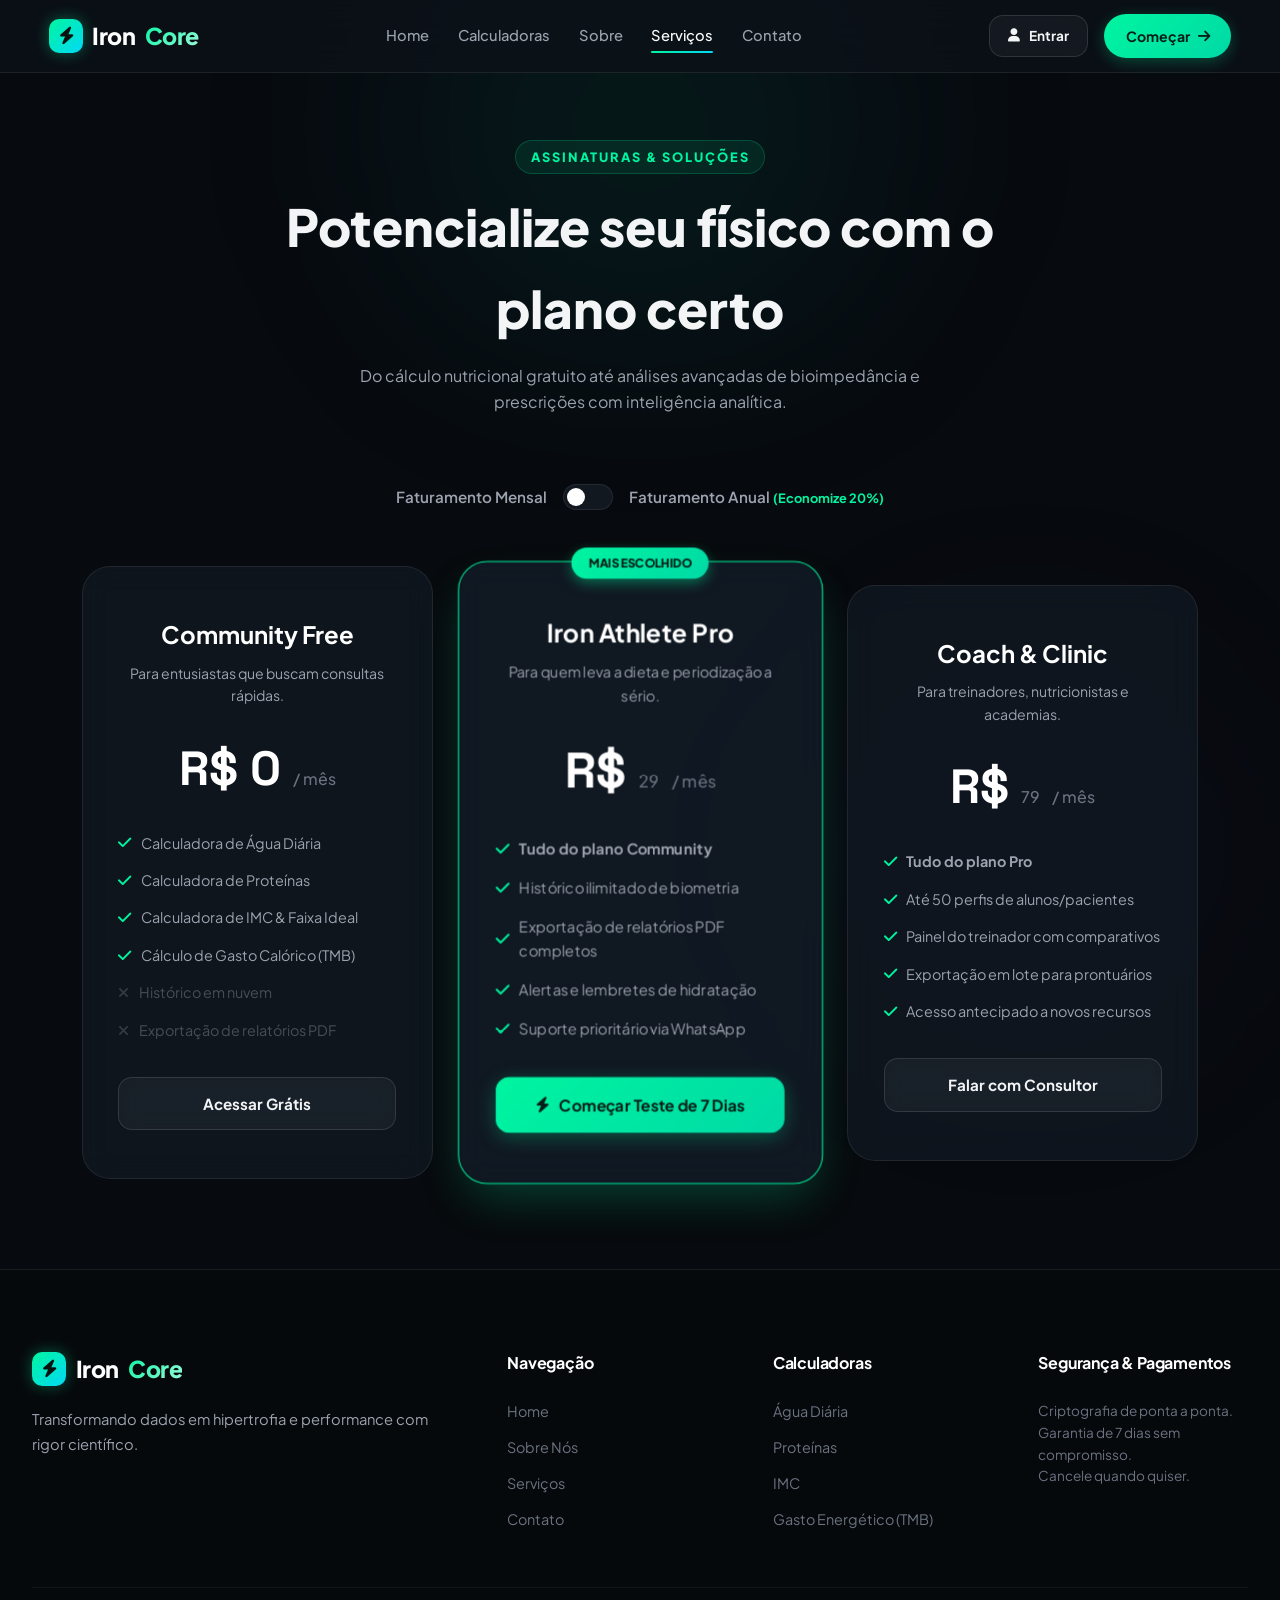
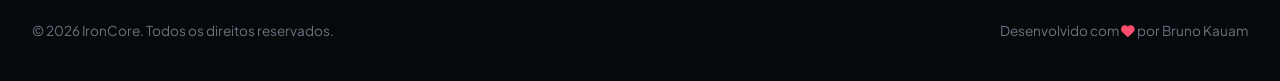
<file: site Ironcore/pages/servicos.html>
<!DOCTYPE html>
<html lang="pt-BR">
<head>
  <meta charset="UTF-8">
  <meta name="viewport" content="width=device-width, initial-scale=1.0">
  <title>Planos & Serviços | IronCore</title>
  
  <link rel="preconnect" href="https://fonts.googleapis.com">
  <link rel="preconnect" href="https://fonts.gstatic.com" crossorigin>
  <link href="https://fonts.googleapis.com/css2?family=Plus+Jakarta+Sans:wght@300;400;500;600;700;800&family=Space+Grotesk:wght@500;700&display=swap" rel="stylesheet">
  <link rel="stylesheet" href="https://cdnjs.cloudflare.com/ajax/libs/font-awesome/6.5.1/css/all.min.css">
  <link rel="stylesheet" href="../css/styles.css">
</head>
<body>

  <!-- HEADER -->
  <header class="header">
    <nav class="nav-container">
      <div class="brand-wrap">
        <a href="../index.html" class="logo">
          <div class="logo-badge"><i class="fas fa-bolt"></i></div>
          Iron<span>Core</span>
        </a>
      </div>

      <div class="nav-links">
        <a href="../index.html">Home</a>
        <a href="calc-agua.html">Calculadoras</a>
        <a href="sobre.html">Sobre</a>
        <a href="servicos.html" class="active">Serviços</a>
        <a href="contato.html">Contato</a>
      </div>

      <div class="nav-actions">
        <a href="login-register.html" class="btn btn-secondary" style="padding: 0.55rem 1.1rem; font-size: 0.85rem;">
          <i class="fas fa-user"></i> Entrar
        </a>
        <a href="calc-agua.html" class="nav-cta">
          Começar <i class="fas fa-arrow-right"></i>
        </a>
        <button class="mobile-toggle" aria-label="Abrir menu">
          <i class="fas fa-bars"></i>
        </button>
      </div>
    </nav>
  </header>

  <!-- Mobile Drawer -->
  <div class="mobile-menu">
    <a href="../index.html">Home</a>
    <a href="calc-agua.html">💧 Calculadora de Água</a>
    <a href="calc-proteina.html">🥩 Calculadora de Proteína</a>
    <a href="calc-imc.html">📊 Calculadora de IMC</a>
    <a href="calc-energy.html">🔥 Gasto Energético (TMB/TDEE)</a>
    <a href="sobre.html">Sobre</a>
    <a href="servicos.html" class="active">Serviços</a>
    <a href="contato.html">Contato</a>
  </div>

  <main>
    <section class="calc-page-hero">
      <span class="section-label">Assinaturas & Soluções</span>
      <h1 style="font-size: clamp(2rem, 5vw, 3.2rem); font-weight: 800; margin-bottom: 0.8rem;">
        Potencialize seu físico com <span class="gradient-text">o plano certo</span>
      </h1>
      <p style="color: var(--text-muted); max-width: 600px; margin: 0 auto;">
        Do cálculo nutricional gratuito até análises avançadas de bioimpedância e prescrições com inteligência analítica.
      </p>
    </section>

    <!-- PRICING SECTION -->
    <section class="pricing-section" style="padding-top: 20px;">
      <div class="pricing-toggle">
        <span>Faturamento Mensal</span>
        <label class="switch-toggle">
          <input type="checkbox" id="pricing-billing-toggle">
          <span class="slider-round"></span>
        </label>
        <span>Faturamento Anual <strong style="color: var(--primary); font-size: 0.8rem;">(Economize 20%)</strong></span>
      </div>

      <div class="pricing-grid">
        <!-- PLAN 1: FREE -->
        <div class="pricing-card">
          <h3>Community Free</h3>
          <p style="color: var(--text-muted); font-size: 0.88rem;">Para entusiastas que buscam consultas rápidas.</p>
          <div class="price">
            R$ 0 <span>/ mês</span>
          </div>
          <ul class="pricing-features-list">
            <li><i class="fas fa-check"></i> Calculadora de Água Diária</li>
            <li><i class="fas fa-check"></i> Calculadora de Proteínas</li>
            <li><i class="fas fa-check"></i> Calculadora de IMC & Faixa Ideal</li>
            <li><i class="fas fa-check"></i> Cálculo de Gasto Calórico (TMB)</li>
            <li style="opacity: 0.4;"><i class="fas fa-xmark" style="color: var(--text-dim);"></i> Histórico em nuvem</li>
            <li style="opacity: 0.4;"><i class="fas fa-xmark" style="color: var(--text-dim);"></i> Exportação de relatórios PDF</li>
          </ul>
          <a href="calc-agua.html" class="btn btn-secondary" style="width: 100%;">
            Acessar Grátis
          </a>
        </div>

        <!-- PLAN 2: PRO (FEATURED) -->
        <div class="pricing-card featured">
          <div class="featured-tag">Mais Escolhido</div>
          <h3>Iron Athlete Pro</h3>
          <p style="color: var(--text-muted); font-size: 0.88rem;">Para quem leva a dieta e periodização a sério.</p>
          <div class="price">
            R$ <span class="price-val" data-monthly="29" data-annual="23">29</span> <span>/ mês</span>
          </div>
          <ul class="pricing-features-list">
            <li><i class="fas fa-check"></i> <strong>Tudo do plano Community</strong></li>
            <li><i class="fas fa-check"></i> Histórico ilimitado de biometria</li>
            <li><i class="fas fa-check"></i> Exportação de relatórios PDF completos</li>
            <li><i class="fas fa-check"></i> Alertas e lembretes de hidratação</li>
            <li><i class="fas fa-check"></i> Suporte prioritário via WhatsApp</li>
          </ul>
          <a href="login-register.html" class="btn btn-primary" style="width: 100%;">
            <i class="fas fa-bolt"></i> Começar Teste de 7 Dias
          </a>
        </div>

        <!-- PLAN 3: COACH & CLINIC -->
        <div class="pricing-card">
          <h3>Coach & Clinic</h3>
          <p style="color: var(--text-muted); font-size: 0.88rem;">Para treinadores, nutricionistas e academias.</p>
          <div class="price">
            R$ <span class="price-val" data-monthly="79" data-annual="63">79</span> <span>/ mês</span>
          </div>
          <ul class="pricing-features-list">
            <li><i class="fas fa-check"></i> <strong>Tudo do plano Pro</strong></li>
            <li><i class="fas fa-check"></i> Até 50 perfis de alunos/pacientes</li>
            <li><i class="fas fa-check"></i> Painel do treinador com comparativos</li>
            <li><i class="fas fa-check"></i> Exportação em lote para prontuários</li>
            <li><i class="fas fa-check"></i> Acesso antecipado a novos recursos</li>
          </ul>
          <a href="contato.html" class="btn btn-secondary" style="width: 100%;">
            Falar com Consultor
          </a>
        </div>
      </div>
    </section>
  </main>

  <!-- FOOTER -->
  <footer class="footer">
    <div class="footer-container">
      <div class="footer-col">
        <a href="../index.html" class="logo">
          <div class="logo-badge"><i class="fas fa-bolt"></i></div>
          Iron<span>Core</span>
        </a>
        <p style="color: var(--text-muted); margin-top: 1.2rem; font-size: 0.92rem; line-height: 1.7;">
          Transformando dados em hipertrofia e performance com rigor científico.
        </p>
      </div>
      <div class="footer-col">
        <h4>Navegação</h4>
        <div class="footer-links">
          <a href="../index.html">Home</a>
          <a href="sobre.html">Sobre Nós</a>
          <a href="servicos.html">Serviços</a>
          <a href="contato.html">Contato</a>
        </div>
      </div>
      <div class="footer-col">
        <h4>Calculadoras</h4>
        <div class="footer-links">
          <a href="calc-agua.html">Água Diária</a>
          <a href="calc-proteina.html">Proteínas</a>
          <a href="calc-imc.html">IMC</a>
          <a href="calc-energy.html">Gasto Energético (TMB)</a>
        </div>
      </div>
      <div class="footer-col">
        <h4>Segurança & Pagamentos</h4>
        <p style="color: var(--text-dim); font-size: 0.85rem; line-height: 1.6;">
          Criptografia de ponta a ponta.<br>
          Garantia de 7 dias sem compromisso.<br>
          Cancele quando quiser.
        </p>
      </div>
    </div>
    <div class="footer-bottom">
      <p>&copy; 2026 IronCore. Todos os direitos reservados.</p>
      <p>Desenvolvido com <i class="fas fa-heart" style="color: var(--danger)"></i> por Bruno Kauam</p>
    </div>
  </footer>

  <script src="../js/script.js"></script>
</body>
</html>
</file>
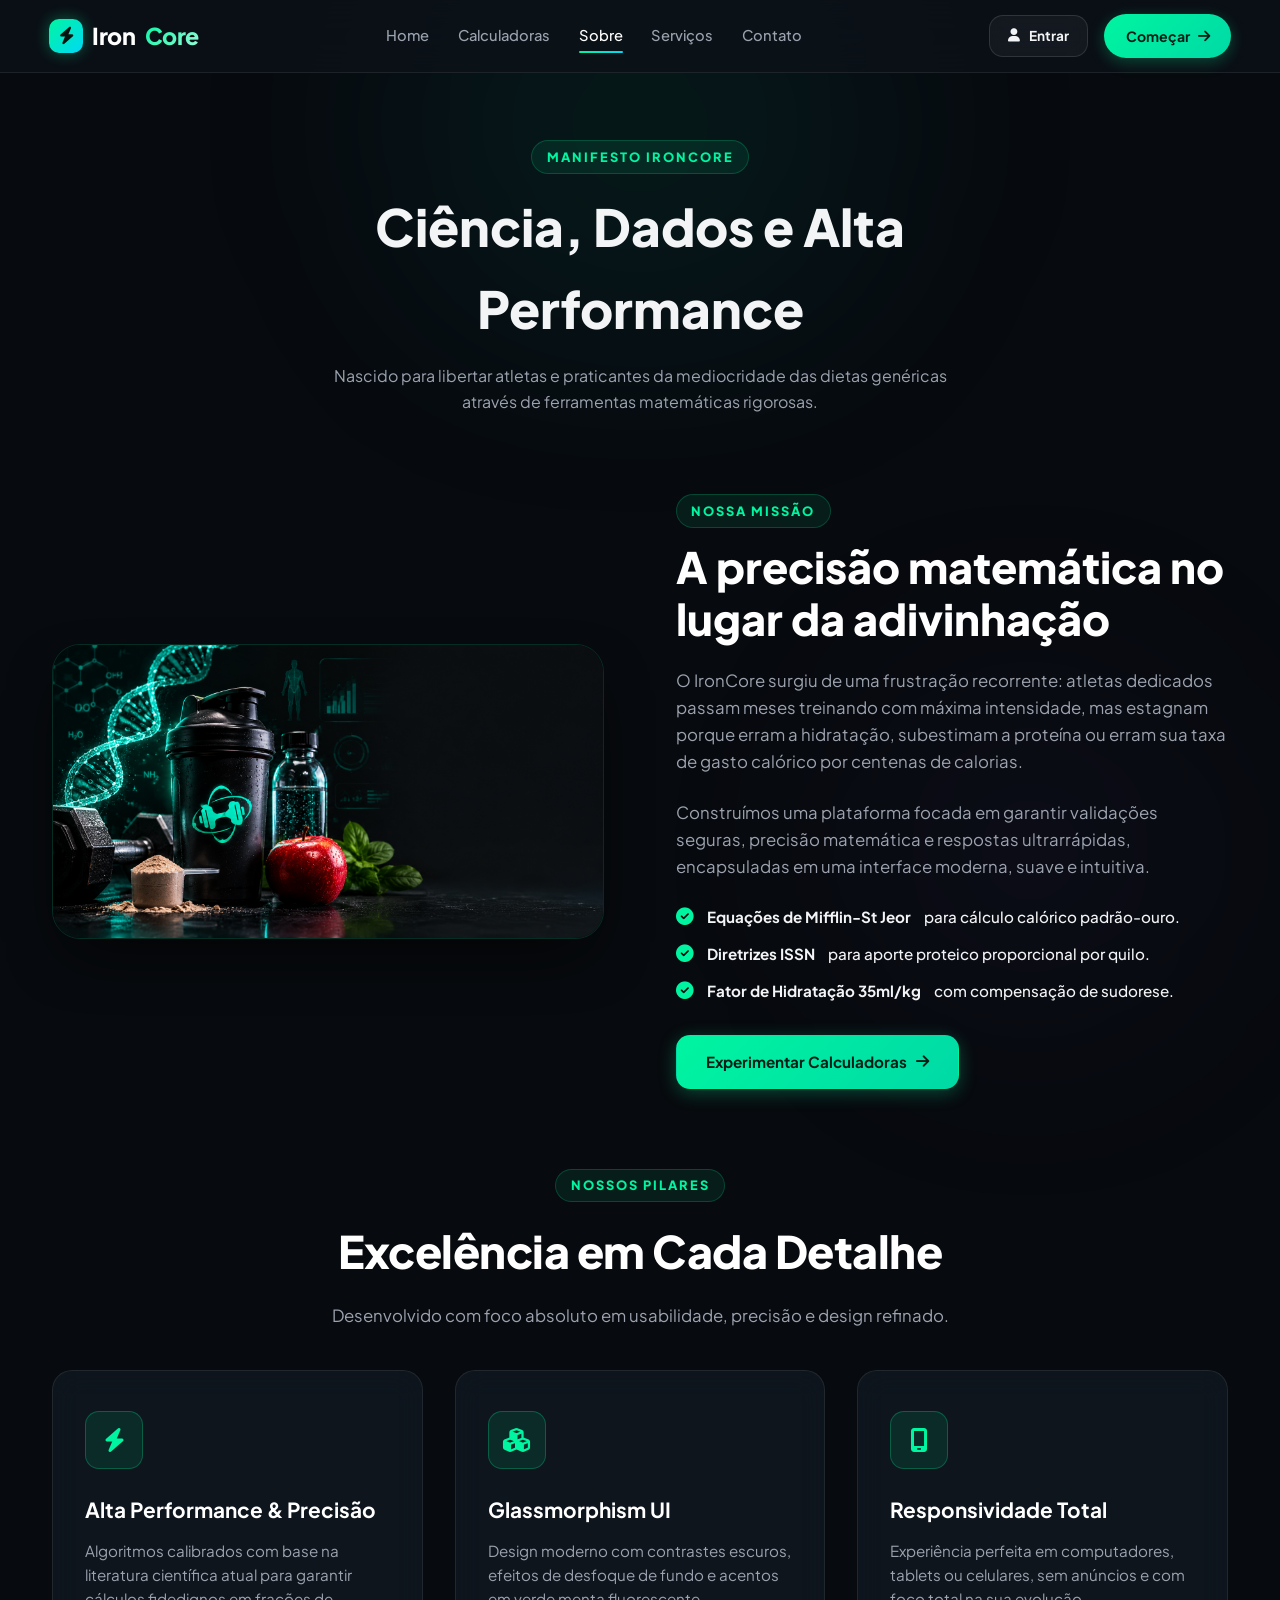
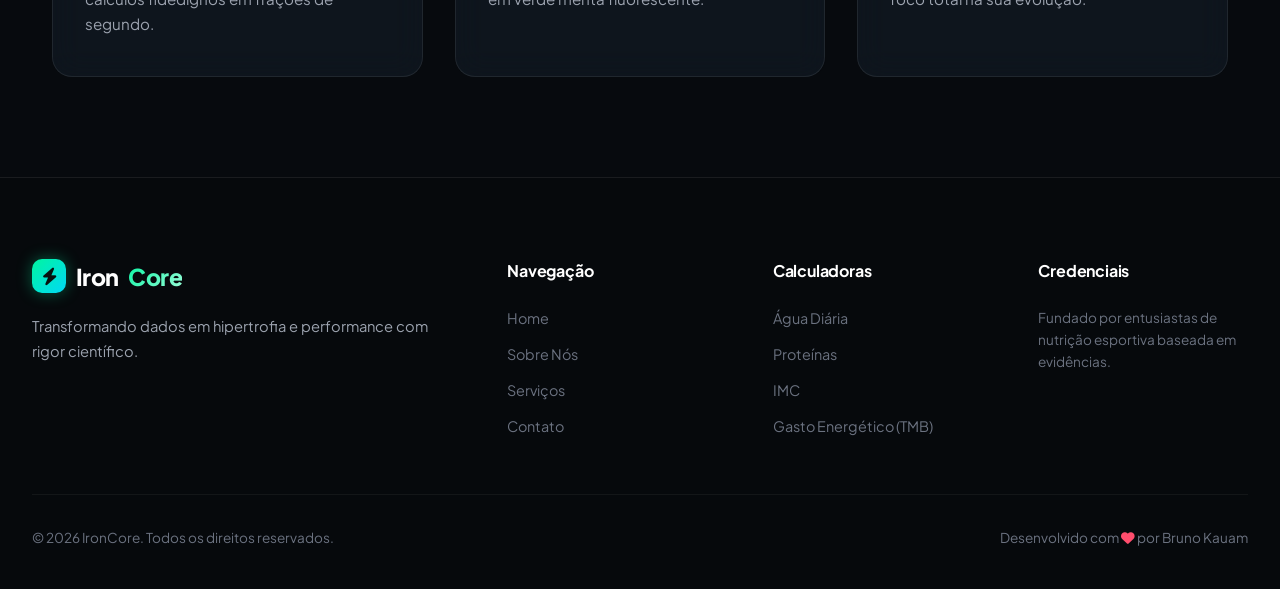
<file: site Ironcore/pages/sobre.html>
<!DOCTYPE html>
<html lang="pt-BR">
<head>
  <meta charset="UTF-8">
  <meta name="viewport" content="width=device-width, initial-scale=1.0">
  <title>Sobre Nós & Filosofia | IronCore</title>
  
  <link rel="preconnect" href="https://fonts.googleapis.com">
  <link rel="preconnect" href="https://fonts.gstatic.com" crossorigin>
  <link href="https://fonts.googleapis.com/css2?family=Plus+Jakarta+Sans:wght@300;400;500;600;700;800&family=Space+Grotesk:wght@500;700&display=swap" rel="stylesheet">
  <link rel="stylesheet" href="https://cdnjs.cloudflare.com/ajax/libs/font-awesome/6.5.1/css/all.min.css">
  <link rel="stylesheet" href="../css/styles.css">
</head>
<body>

  <!-- HEADER -->
  <header class="header">
    <nav class="nav-container">
      <div class="brand-wrap">
        <a href="../index.html" class="logo">
          <div class="logo-badge"><i class="fas fa-bolt"></i></div>
          Iron<span>Core</span>
        </a>
      </div>

      <div class="nav-links">
        <a href="../index.html">Home</a>
        <a href="calc-agua.html">Calculadoras</a>
        <a href="sobre.html" class="active">Sobre</a>
        <a href="servicos.html">Serviços</a>
        <a href="contato.html">Contato</a>
      </div>

      <div class="nav-actions">
        <a href="login-register.html" class="btn btn-secondary" style="padding: 0.55rem 1.1rem; font-size: 0.85rem;">
          <i class="fas fa-user"></i> Entrar
        </a>
        <a href="calc-agua.html" class="nav-cta">
          Começar <i class="fas fa-arrow-right"></i>
        </a>
        <button class="mobile-toggle" aria-label="Abrir menu">
          <i class="fas fa-bars"></i>
        </button>
      </div>
    </nav>
  </header>

  <!-- Mobile Drawer -->
  <div class="mobile-menu">
    <a href="../index.html">Home</a>
    <a href="calc-agua.html">💧 Calculadora de Água</a>
    <a href="calc-proteina.html">🥩 Calculadora de Proteína</a>
    <a href="calc-imc.html">📊 Calculadora de IMC</a>
    <a href="calc-energy.html">🔥 Gasto Energético (TMB/TDEE)</a>
    <a href="sobre.html" class="active">Sobre</a>
    <a href="servicos.html">Serviços</a>
    <a href="contato.html">Contato</a>
  </div>

  <main>
    <section class="calc-page-hero">
      <span class="section-label">Manifesto IronCore</span>
      <h1 style="font-size: clamp(2rem, 5vw, 3.2rem); font-weight: 800; margin-bottom: 0.8rem;">
        Ciência, Dados e <span class="gradient-text">Alta Performance</span>
      </h1>
      <p style="color: var(--text-muted); max-width: 620px; margin: 0 auto;">
        Nascido para libertar atletas e praticantes da mediocridade das dietas genéricas através de ferramentas matemáticas rigorosas.
      </p>
    </section>

    <!-- CONTENT SECTION -->
    <section class="about-section" style="padding-top: 30px;">
      <div class="about-grid">
        <div class="about-image-wrapper">
          <img src="../images/fitness data.png" alt="Plataforma de Dados IronCore">
        </div>
        <div class="about-content">
          <span class="section-label">Nossa Missão</span>
          <h2>A precisão matemática no lugar da adivinhação</h2>
          <p>
            O IronCore surgiu de uma frustração recorrente: atletas dedicados passam meses treinando com máxima intensidade, mas estagnam porque erram a hidratação, subestimam a proteína ou erram sua taxa de gasto calórico por centenas de calorias.
          </p>
          <p>
            Construímos uma plataforma focada em garantir validações seguras, precisão matemática e respostas ultrarrápidas, encapsuladas em uma interface moderna, suave e intuitiva.
          </p>

          <div class="features-checklist">
            <div class="checklist-item">
              <i class="fas fa-check-circle"></i> <strong>Equações de Mifflin-St Jeor</strong> para cálculo calórico padrão-ouro.
            </div>
            <div class="checklist-item">
              <i class="fas fa-check-circle"></i> <strong>Diretrizes ISSN</strong> para aporte proteico proporcional por quilo.
            </div>
            <div class="checklist-item">
              <i class="fas fa-check-circle"></i> <strong>Fator de Hidratação 35ml/kg</strong> com compensação de sudorese.
            </div>
          </div>

          <a href="calc-agua.html" class="btn btn-primary">
            Experimentar Calculadoras <i class="fas fa-arrow-right"></i>
          </a>
        </div>
      </div>

      <!-- Pillars Cards -->
      <div style="margin-top: 5rem;">
        <div class="section-header" style="margin-bottom: 2.5rem;">
          <span class="section-label">Nossos Pilares</span>
          <h2>Excelência em Cada Detalhe</h2>
          <p>Desenvolvido com foco absoluto em usabilidade, precisão e design refinado.</p>
        </div>

        <div class="benefits-grid">
          <div class="benefit-card">
            <div class="benefit-icon"><i class="fas fa-bolt"></i></div>
            <h3>Alta Performance & Precisão</h3>
            <p>Algoritmos calibrados com base na literatura científica atual para garantir cálculos fidedignos em frações de segundo.</p>
          </div>
          <div class="benefit-card">
            <div class="benefit-icon"><i class="fas fa-cubes"></i></div>
            <h3>Glassmorphism UI</h3>
            <p>Design moderno com contrastes escuros, efeitos de desfoque de fundo e acentos em verde menta fluorescente.</p>
          </div>
          <div class="benefit-card">
            <div class="benefit-icon"><i class="fas fa-mobile-screen"></i></div>
            <h3>Responsividade Total</h3>
            <p>Experiência perfeita em computadores, tablets ou celulares, sem anúncios e com foco total na sua evolução.</p>
          </div>
        </div>
      </div>
    </section>
  </main>

  <!-- FOOTER -->
  <footer class="footer">
    <div class="footer-container">
      <div class="footer-col">
        <a href="../index.html" class="logo">
          <div class="logo-badge"><i class="fas fa-bolt"></i></div>
          Iron<span>Core</span>
        </a>
        <p style="color: var(--text-muted); margin-top: 1.2rem; font-size: 0.92rem; line-height: 1.7;">
          Transformando dados em hipertrofia e performance com rigor científico.
        </p>
      </div>
      <div class="footer-col">
        <h4>Navegação</h4>
        <div class="footer-links">
          <a href="../index.html">Home</a>
          <a href="sobre.html">Sobre Nós</a>
          <a href="servicos.html">Serviços</a>
          <a href="contato.html">Contato</a>
        </div>
      </div>
      <div class="footer-col">
        <h4>Calculadoras</h4>
        <div class="footer-links">
          <a href="calc-agua.html">Água Diária</a>
          <a href="calc-proteina.html">Proteínas</a>
          <a href="calc-imc.html">IMC</a>
          <a href="calc-energy.html">Gasto Energético (TMB)</a>
        </div>
      </div>
      <div class="footer-col">
        <h4>Credenciais</h4>
        <p style="color: var(--text-dim); font-size: 0.85rem; line-height: 1.6;">
          Fundado por entusiastas de nutrição esportiva baseada em evidências.
        </p>
      </div>
    </div>
    <div class="footer-bottom">
      <p>&copy; 2026 IronCore. Todos os direitos reservados.</p>
      <p>Desenvolvido com <i class="fas fa-heart" style="color: var(--danger)"></i> por Bruno Kauam</p>
    </div>
  </footer>

  <script src="../js/script.js"></script>
</body>
</html>
</file>
<file: site Ironcore/css/styles.css>
/* ==========================================================================
   IRONCORE - HIGH-PERFORMANCE FITNESS & NUTRI-TECH DESIGN SYSTEM
   Modern Dark Aesthetic | Neon Mint & Cyan Accents | Glassmorphism & Micro-animations
   Integrated with Java Spring Boot API
   ========================================================================== */

:root {
  /* Color Palette */
  --bg-deep: #070a0e;
  --bg-dark: #0d1218;
  --bg-surface: #121820;
  --bg-card: rgba(18, 26, 36, 0.7);
  --bg-card-hover: rgba(25, 36, 50, 0.85);
  --bg-glass: rgba(18, 26, 36, 0.55);
  --bg-accent: rgba(255, 255, 255, 0.06);
  --border-glass: rgba(0, 245, 160, 0.15);
  --border-subtle: rgba(255, 255, 255, 0.08);

  /* Brand Accents */
  --primary: #00F5A0;
  --primary-light: #5effc4;
  --primary-dark: #00b875;
  --primary-glow: rgba(0, 245, 160, 0.35);
  --cyan: #00D9F5;
  --cyan-glow: rgba(0, 217, 245, 0.3);
  --amber: #F59E0B;
  --amber-glow: rgba(245, 158, 11, 0.25);
  --danger: #FF4D6D;
  --purple: #8B5CF6;
  
  /* Text */
  --text-main: #F3F4F6;
  --text-muted: #9CA3AF;
  --text-dim: #6B7280;
  --white: #FFFFFF;

  /* Typography & Layout */
  --font-main: 'Plus Jakarta Sans', 'Inter', -apple-system, BlinkMacSystemFont, 'Segoe UI', Roboto, sans-serif;
  --font-mono: 'Space Grotesk', 'Fira Code', monospace;
  --radius-sm: 8px;
  --radius-md: 14px;
  --radius-lg: 20px;
  --radius-xl: 28px;
  --radius-pill: 9999px;

  /* Effects */
  --shadow-sm: 0 4px 12px rgba(0, 0, 0, 0.25);
  --shadow-md: 0 12px 32px rgba(0, 0, 0, 0.4);
  --shadow-glow: 0 0 25px var(--primary-glow);
  --transition-fast: 0.18s cubic-bezier(0.4, 0, 0.2, 1);
  --transition-normal: 0.3s cubic-bezier(0.16, 1, 0.3, 1);
  --transition-smooth: 0.5s cubic-bezier(0.16, 1, 0.3, 1);
}

/* --- RESET & GLOBAL BASE --- */
*, *::before, *::after {
  box-sizing: border-box;
  margin: 0;
  padding: 0;
}

html {
  scroll-behavior: smooth;
  color-scheme: dark;
}

body {
  font-family: var(--font-main);
  background-color: var(--bg-deep);
  color: var(--text-main);
  line-height: 1.6;
  min-height: 100vh;
  position: relative;
  overflow-x: hidden;
  -webkit-font-smoothing: antialiased;
  -moz-osx-font-smoothing: grayscale;
}

/* Ambient Radial Glow Background */
body::before {
  content: '';
  position: fixed;
  top: -150px;
  left: 50%;
  transform: translateX(-50%);
  width: 900px;
  height: 550px;
  background: radial-gradient(circle, rgba(0, 245, 160, 0.08) 0%, rgba(0, 217, 245, 0.04) 40%, transparent 70%);
  filter: blur(80px);
  pointer-events: none;
  z-index: 0;
}

body::after {
  content: '';
  position: fixed;
  bottom: -200px;
  right: -100px;
  width: 700px;
  height: 500px;
  background: radial-gradient(circle, rgba(139, 92, 246, 0.06) 0%, transparent 65%);
  filter: blur(100px);
  pointer-events: none;
  z-index: 0;
}

a {
  text-decoration: none;
  color: inherit;
  transition: var(--transition-normal);
}

ul {
  list-style: none;
}

img {
  max-width: 100%;
  display: block;
}

/* Custom Scrollbar */
::-webkit-scrollbar {
  width: 8px;
}
::-webkit-scrollbar-track {
  background: var(--bg-deep);
}
::-webkit-scrollbar-thumb {
  background: rgba(255, 255, 255, 0.15);
  border-radius: var(--radius-pill);
}
::-webkit-scrollbar-thumb:hover {
  background: var(--primary);
}

/* --- NAVIGATION HEADER --- */
.header {
  position: fixed;
  top: 0;
  left: 0;
  width: 100%;
  z-index: 1000;
  background: rgba(13, 18, 24, 0.75);
  backdrop-filter: blur(20px);
  -webkit-backdrop-filter: blur(20px);
  border-bottom: 1px solid var(--border-subtle);
  transition: var(--transition-normal);
}

.header.scrolled {
  background: rgba(7, 10, 14, 0.92);
  box-shadow: 0 10px 30px rgba(0, 0, 0, 0.6);
  border-bottom-color: rgba(0, 245, 160, 0.12);
}

.nav-container {
  max-width: 1240px;
  margin: 0 auto;
  padding: 0.9rem 1.8rem;
  display: flex;
  align-items: center;
  justify-content: space-between;
  position: relative;
}

.brand-wrap {
  display: flex;
  align-items: center;
  gap: 0.8rem;
}

.logo {
  display: flex;
  align-items: center;
  gap: 0.6rem;
  font-size: 1.45rem;
  font-weight: 800;
  letter-spacing: -0.5px;
  color: var(--white);
}

.logo-badge {
  width: 34px;
  height: 34px;
  background: linear-gradient(135deg, var(--primary), var(--cyan));
  border-radius: 10px;
  display: flex;
  align-items: center;
  justify-content: center;
  color: #07130e;
  font-size: 1.1rem;
  font-weight: 900;
  box-shadow: 0 0 15px var(--primary-glow);
}

.logo span {
  background: linear-gradient(135deg, var(--primary), #a2fcdb);
  -webkit-background-clip: text;
  -webkit-text-fill-color: transparent;
}

/* API Live Pulse Badge in Navbar */
.api-status-badge {
  display: inline-flex;
  align-items: center;
  gap: 0.45rem;
  padding: 0.3rem 0.75rem;
  border-radius: var(--radius-pill);
  font-size: 0.72rem;
  font-weight: 600;
  background: rgba(0, 245, 160, 0.08);
  border: 1px solid rgba(0, 245, 160, 0.25);
  color: var(--primary);
  transition: var(--transition-normal);
}

.api-status-badge .dot {
  width: 7px;
  height: 7px;
  border-radius: 50%;
  background-color: var(--primary);
  box-shadow: 0 0 8px var(--primary);
  animation: pulse-dot 2s infinite;
}

.api-status-badge.offline {
  background: rgba(245, 158, 11, 0.08);
  border-color: rgba(245, 158, 11, 0.3);
  color: var(--amber);
}

.api-status-badge.offline .dot {
  background-color: var(--amber);
  box-shadow: 0 0 8px var(--amber);
}

@keyframes pulse-dot {
  0% { transform: scale(0.95); opacity: 0.8; }
  50% { transform: scale(1.3); opacity: 1; }
  100% { transform: scale(0.95); opacity: 0.8; }
}

.nav-links {
  display: flex;
  gap: 1.8rem;
  align-items: center;
}

.nav-links a {
  font-size: 0.92rem;
  font-weight: 500;
  color: var(--text-muted);
  position: relative;
  padding: 0.3rem 0;
}

.nav-links a::after {
  content: '';
  position: absolute;
  bottom: 0;
  left: 0;
  width: 0;
  height: 2px;
  background: linear-gradient(90deg, var(--primary), var(--cyan));
  transition: width 0.3s ease;
  border-radius: 2px;
}

.nav-links a:hover,
.nav-links a.active {
  color: var(--white);
}

.nav-links a:hover::after,
.nav-links a.active::after {
  width: 100%;
}

.nav-actions {
  display: flex;
  align-items: center;
  gap: 1rem;
}

.nav-cta {
  background: linear-gradient(135deg, var(--primary), #00d9a6);
  color: #061e16 !important;
  padding: 0.65rem 1.35rem;
  border-radius: var(--radius-pill);
  font-weight: 700;
  font-size: 0.88rem;
  display: inline-flex;
  align-items: center;
  gap: 0.5rem;
  box-shadow: 0 4px 15px rgba(0, 245, 160, 0.25);
  transition: var(--transition-normal);
}

.nav-cta:hover {
  transform: translateY(-2px);
  box-shadow: 0 8px 25px rgba(0, 245, 160, 0.4);
  color: #04140f !important;
}

/* Mobile Toggle Hamburger */
.mobile-toggle {
  display: none;
  background: none;
  border: none;
  color: var(--white);
  font-size: 1.35rem;
  cursor: pointer;
  padding: 0.5rem;
}

/* Mobile Drawer Menu */
.mobile-menu {
  display: none;
  position: fixed;
  top: 65px;
  left: 0;
  width: 100%;
  background: rgba(13, 18, 24, 0.98);
  backdrop-filter: blur(25px);
  border-bottom: 1px solid var(--border-glass);
  padding: 1.5rem 2rem 2.5rem;
  flex-direction: column;
  gap: 1.2rem;
  z-index: 999;
  transform: translateY(-20px);
  opacity: 0;
  pointer-events: none;
  transition: all 0.3s ease;
}

.mobile-menu.open {
  display: flex;
  transform: translateY(0);
  opacity: 1;
  pointer-events: all;
}

.mobile-menu a {
  font-size: 1.1rem;
  color: var(--text-main);
  padding: 0.6rem 0;
  border-bottom: 1px solid rgba(255, 255, 255, 0.05);
}

/* --- BUTTONS & CONTROLS --- */
.btn {
  display: inline-flex;
  align-items: center;
  justify-content: center;
  gap: 0.6rem;
  padding: 0.85rem 1.8rem;
  border-radius: var(--radius-md);
  font-weight: 700;
  font-size: 0.95rem;
  cursor: pointer;
  transition: var(--transition-normal);
  border: 1px solid transparent;
  font-family: inherit;
  position: relative;
  overflow: hidden;
}

.btn-primary {
  background: linear-gradient(135deg, var(--primary) 0%, #00d9a6 100%);
  color: #061e16;
  box-shadow: 0 4px 18px rgba(0, 245, 160, 0.28);
}

.btn-primary:hover {
  transform: translateY(-2px);
  box-shadow: 0 8px 25px rgba(0, 245, 160, 0.45);
  background: linear-gradient(135deg, #26fbb1 0%, #00e6b0 100%);
}

.btn-secondary {
  background: rgba(255, 255, 255, 0.04);
  color: var(--text-main);
  border: 1px solid rgba(255, 255, 255, 0.12);
  backdrop-filter: blur(10px);
}

.btn-secondary:hover {
  background: rgba(255, 255, 255, 0.09);
  border-color: var(--primary);
  color: var(--primary);
  transform: translateY(-2px);
}

.btn-outline-primary {
  background: transparent;
  color: var(--primary);
  border: 1px solid rgba(0, 245, 160, 0.4);
}

.btn-outline-primary:hover {
  background: rgba(0, 245, 160, 0.1);
  border-color: var(--primary);
}

.btn:disabled {
  opacity: 0.6;
  cursor: not-allowed;
  transform: none !important;
}

/* Spinner Loader */
.loader {
  width: 18px;
  height: 18px;
  border: 2px solid rgba(6, 30, 22, 0.3);
  border-top-color: #061e16;
  border-radius: 50%;
  animation: spin 0.7s linear infinite;
}

@keyframes spin {
  to { transform: rotate(360deg); }
}

/* --- HERO SECTION --- */
.hero {
  padding: 170px 2rem 90px;
  max-width: 1180px;
  margin: 0 auto;
  text-align: center;
  position: relative;
  z-index: 1;
}

.hero-pill-tag {
  display: inline-flex;
  align-items: center;
  gap: 0.5rem;
  background: rgba(0, 245, 160, 0.08);
  border: 1px solid rgba(0, 245, 160, 0.25);
  color: var(--primary);
  padding: 0.45rem 1.1rem;
  border-radius: var(--radius-pill);
  font-size: 0.8rem;
  font-weight: 700;
  text-transform: uppercase;
  letter-spacing: 1px;
  margin-bottom: 1.8rem;
  animation: float 4s ease-in-out infinite;
}

@keyframes float {
  0%, 100% { transform: translateY(0); }
  50% { transform: translateY(-5px); }
}

.hero h1 {
  font-size: clamp(2.4rem, 6.5vw, 4.3rem);
  font-weight: 800;
  line-height: 1.15;
  letter-spacing: -1.5px;
  color: var(--white);
  margin-bottom: 1.5rem;
}

.hero h1 .gradient-text {
  background: linear-gradient(135deg, var(--primary) 0%, var(--cyan) 50%, #9bf9db 100%);
  -webkit-background-clip: text;
  -webkit-text-fill-color: transparent;
}

.hero p {
  font-size: clamp(1.05rem, 2.5vw, 1.25rem);
  color: var(--text-muted);
  max-width: 720px;
  margin: 0 auto 2.5rem;
  font-weight: 400;
}

.hero-btns {
  display: flex;
  gap: 1.2rem;
  justify-content: center;
  align-items: center;
  flex-wrap: wrap;
  margin-bottom: 3.5rem;
}

/* Hero Stats Bar */
.hero-stats {
  display: grid;
  grid-template-columns: repeat(auto-fit, minmax(180px, 1fr));
  gap: 1.5rem;
  max-width: 900px;
  margin: 0 auto;
  padding: 1.5rem;
  background: var(--bg-glass);
  backdrop-filter: blur(16px);
  border: 1px solid var(--border-glass);
  border-radius: var(--radius-lg);
  box-shadow: var(--shadow-md);
}

.stat-item {
  text-align: center;
}

.stat-num {
  font-size: 1.9rem;
  font-weight: 800;
  color: var(--white);
  font-family: var(--font-mono);
  background: linear-gradient(135deg, var(--white), var(--primary));
  -webkit-background-clip: text;
  -webkit-text-fill-color: transparent;
}

.stat-desc {
  font-size: 0.8rem;
  color: var(--text-dim);
  text-transform: uppercase;
  letter-spacing: 0.5px;
  font-weight: 600;
  margin-top: 0.2rem;
}

/* --- INTERACTIVE QUICK CALCULATOR (HOME WIDGET) --- */
.quick-calc-section {
  padding: 30px 2rem 90px;
  max-width: 1050px;
  margin: 0 auto;
  position: relative;
  z-index: 1;
}

.widget-frame {
  background: var(--bg-card);
  backdrop-filter: blur(25px);
  border: 1px solid var(--border-glass);
  border-radius: var(--radius-xl);
  padding: 2.5rem;
  box-shadow: 0 25px 60px -15px rgba(0, 0, 0, 0.7);
  position: relative;
  overflow: hidden;
}

.widget-frame::before {
  content: '';
  position: absolute;
  top: 0;
  left: 0;
  right: 0;
  height: 2px;
  background: linear-gradient(90deg, transparent, var(--primary), var(--cyan), transparent);
}

.widget-header {
  display: flex;
  align-items: center;
  justify-content: space-between;
  flex-wrap: wrap;
  gap: 1rem;
  margin-bottom: 2rem;
}

.widget-title h2 {
  font-size: 1.6rem;
  font-weight: 700;
  color: var(--white);
}

.widget-title p {
  color: var(--text-muted);
  font-size: 0.9rem;
}

/* Modern Tab Switcher Pills */
.calc-nav-tabs {
  display: flex;
  gap: 0.5rem;
  background: rgba(0, 0, 0, 0.35);
  padding: 0.4rem;
  border-radius: var(--radius-pill);
  border: 1px solid var(--border-subtle);
  overflow-x: auto;
}

.tab-btn {
  display: inline-flex;
  align-items: center;
  gap: 0.5rem;
  padding: 0.55rem 1.15rem;
  border-radius: var(--radius-pill);
  font-size: 0.85rem;
  font-weight: 600;
  color: var(--text-muted);
  background: transparent;
  border: none;
  cursor: pointer;
  transition: var(--transition-normal);
  white-space: nowrap;
  font-family: inherit;
}

.tab-btn:hover {
  color: var(--white);
  background: rgba(255, 255, 255, 0.05);
}

.tab-btn.active {
  background: linear-gradient(135deg, var(--primary), #00d9a6);
  color: #061e16;
  box-shadow: 0 4px 15px rgba(0, 245, 160, 0.3);
}

/* Tab Panels */
.tab-content {
  display: none;
  opacity: 0;
  transform: translateY(12px);
  transition: opacity 0.35s ease, transform 0.35s ease;
}

.tab-content.active {
  display: block;
  opacity: 1;
  transform: translateY(0);
}

/* --- FORMS & INPUT CONTROLS --- */
.calc-form-grid {
  display: grid;
  grid-template-columns: repeat(auto-fit, minmax(220px, 1fr));
  gap: 1.5rem;
  margin-bottom: 2rem;
}

.input-field {
  display: flex;
  flex-direction: column;
  gap: 0.5rem;
}

.input-field label {
  font-size: 0.85rem;
  font-weight: 600;
  color: var(--text-muted);
  display: flex;
  align-items: center;
  justify-content: space-between;
}

.input-field label .label-unit {
  font-size: 0.75rem;
  color: var(--primary);
  font-family: var(--font-mono);
}

.input-wrapper {
  position: relative;
  display: flex;
  align-items: center;
}

.input-wrapper i {
  position: absolute;
  left: 1.1rem;
  color: var(--text-dim);
  font-size: 1rem;
  pointer-events: none;
  transition: var(--transition-fast);
}

.input-wrapper input,
.input-wrapper select {
  width: 100%;
  padding: 0.85rem 1rem 0.85rem 2.8rem;
  background: rgba(7, 10, 14, 0.65);
  border: 1px solid rgba(255, 255, 255, 0.1);
  border-radius: var(--radius-md);
  color: var(--white);
  font-size: 0.98rem;
  font-family: inherit;
  transition: var(--transition-normal);
  appearance: none;
}

.input-wrapper select {
  cursor: pointer;
}

.input-wrapper select option {
  background: var(--bg-surface);
  color: var(--white);
}

.input-wrapper input:focus,
.input-wrapper select:focus {
  outline: none;
  border-color: var(--primary);
  background: rgba(7, 10, 14, 0.9);
  box-shadow: 0 0 0 3px rgba(0, 245, 160, 0.18);
}

.input-wrapper:focus-within i {
  color: var(--primary);
}

/* Quick Select Preset Chips */
.presets-chips {
  display: flex;
  gap: 0.4rem;
  margin-top: 0.4rem;
  flex-wrap: wrap;
}

.chip-btn {
  background: rgba(255, 255, 255, 0.05);
  border: 1px solid rgba(255, 255, 255, 0.08);
  padding: 0.22rem 0.6rem;
  border-radius: var(--radius-pill);
  font-size: 0.72rem;
  color: var(--text-muted);
  cursor: pointer;
  transition: var(--transition-fast);
  font-family: var(--font-mono);
}

.chip-btn:hover {
  background: rgba(0, 245, 160, 0.12);
  border-color: var(--primary);
  color: var(--primary);
}

/* --- RESULT BOX & METERS --- */
.result-box {
  margin-top: 2rem;
  padding: 2rem;
  border-radius: var(--radius-lg);
  background: rgba(13, 18, 24, 0.9);
  border: 1px solid var(--border-glass);
  box-shadow: var(--shadow-md);
  display: block;
  opacity: 1;
  translate: 0;
  transition: display 0.4s, opacity 0.4s ease-out, translate 0.4s ease-out;
  transition-behavior: allow-discrete;
}

@starting-style {
  .result-box {
    opacity: 0;
    translate: 0 15px;
  }
}

.result-box:where(.hidden, [hidden]) {
  display: none;
  opacity: 0;
  translate: 0 15px;
}

.result-box.res-error {
  border-color: rgba(255, 77, 109, 0.4);
  background: rgba(45, 14, 22, 0.6);
  color: #ff94a6;
}

.result-header {
  display: flex;
  align-items: center;
  justify-content: space-between;
  margin-bottom: 1.5rem;
  padding-bottom: 1rem;
  border-bottom: 1px solid rgba(255, 255, 255, 0.08);
}

.result-source-badge {
  display: inline-flex;
  align-items: center;
  gap: 0.4rem;
  font-size: 0.75rem;
  font-weight: 600;
  color: var(--primary);
  background: rgba(0, 245, 160, 0.08);
  padding: 0.3rem 0.75rem;
  border-radius: var(--radius-pill);
  border: 1px solid rgba(0, 245, 160, 0.2);
}

.copy-result-btn {
  background: transparent;
  border: 1px solid rgba(255, 255, 255, 0.12);
  color: var(--text-muted);
  padding: 0.35rem 0.8rem;
  border-radius: var(--radius-sm);
  font-size: 0.78rem;
  cursor: pointer;
  display: inline-flex;
  align-items: center;
  gap: 0.4rem;
  transition: var(--transition-fast);
}

.copy-result-btn:hover {
  color: var(--white);
  border-color: var(--primary);
  background: rgba(0, 245, 160, 0.08);
}

/* Result Main Value Display */
.metric-highlight {
  display: flex;
  flex-direction: column;
  align-items: center;
  text-align: center;
  margin-bottom: 1.5rem;
}

.metric-big-num {
  font-size: clamp(2.4rem, 5vw, 3.5rem);
  font-weight: 800;
  font-family: var(--font-mono);
  color: var(--white);
  line-height: 1.1;
  background: linear-gradient(135deg, var(--white), var(--primary));
  -webkit-background-clip: text;
  -webkit-text-fill-color: transparent;
}

.metric-subtitle {
  font-size: 0.95rem;
  color: var(--text-muted);
  margin-top: 0.4rem;
  font-weight: 500;
}

/* Category Badge (IMC, Goal, Activity) */
.badge-category {
  display: inline-flex;
  align-items: center;
  gap: 0.5rem;
  padding: 0.4rem 1.1rem;
  border-radius: var(--radius-pill);
  font-size: 0.85rem;
  font-weight: 700;
  margin-top: 0.6rem;
  background: rgba(0, 245, 160, 0.15);
  color: var(--primary);
  border: 1px solid var(--primary);
}

/* Visual Gauge Meter for IMC */
.imc-gauge-container {
  margin: 1.5rem 0;
  width: 100%;
}

.imc-meter-track {
  height: 12px;
  border-radius: var(--radius-pill);
  background: linear-gradient(90deg, #38bdf8 0%, #00F5A0 25%, #facc15 65%, #f87171 100%);
  position: relative;
  overflow: visible;
  box-shadow: 0 2px 8px rgba(0,0,0,0.5);
}

.imc-marker {
  position: absolute;
  top: -6px;
  width: 24px;
  height: 24px;
  background: var(--white);
  border: 3px solid var(--bg-deep);
  border-radius: 50%;
  transform: translateX(-50%);
  box-shadow: 0 0 10px rgba(0,0,0,0.8), 0 0 12px var(--primary);
  transition: left 0.8s cubic-bezier(0.16, 1, 0.3, 1);
}

.imc-labels {
  display: flex;
  justify-content: space-between;
  margin-top: 0.6rem;
  font-size: 0.72rem;
  color: var(--text-dim);
  font-weight: 600;
}

/* Water Glasses Visualizer */
.glasses-grid {
  display: flex;
  flex-wrap: wrap;
  gap: 0.6rem;
  justify-content: center;
  margin: 1.5rem 0 1rem;
}

.glass-item {
  width: 38px;
  height: 48px;
  background: rgba(0, 217, 245, 0.12);
  border: 2px solid rgba(0, 217, 245, 0.4);
  border-radius: 0 0 8px 8px;
  display: flex;
  align-items: center;
  justify-content: center;
  color: var(--cyan);
  font-size: 0.7rem;
  font-weight: 700;
  position: relative;
  overflow: hidden;
  transition: var(--transition-fast);
}

.glass-item::after {
  content: '';
  position: absolute;
  bottom: 0;
  left: 0;
  width: 100%;
  height: 75%;
  background: rgba(0, 217, 245, 0.3);
  border-top: 1px solid var(--cyan);
  animation: wave 2s infinite ease-in-out alternate;
}

@keyframes wave {
  0% { transform: scaleY(0.9); }
  100% { transform: scaleY(1.05); }
}

/* Result Cards Breakdown Grid */
.result-cards-grid {
  display: grid;
  grid-template-columns: repeat(auto-fit, minmax(180px, 1fr));
  gap: 1rem;
  margin-top: 1.5rem;
}

.res-subcard {
  background: rgba(255, 255, 255, 0.03);
  border: 1px solid rgba(255, 255, 255, 0.07);
  padding: 1.2rem;
  border-radius: var(--radius-md);
  text-align: center;
  transition: var(--transition-fast);
}

.res-subcard:hover {
  background: rgba(255, 255, 255, 0.06);
  border-color: rgba(0, 245, 160, 0.3);
}

.res-subcard .res-label {
  font-size: 0.75rem;
  color: var(--text-dim);
  text-transform: uppercase;
  font-weight: 700;
  letter-spacing: 0.5px;
  display: block;
}

.res-subcard .res-val {
  font-size: 1.4rem;
  font-weight: 800;
  color: var(--white);
  font-family: var(--font-mono);
  margin-top: 0.3rem;
  display: block;
}

.res-subcard.highlight {
  border-color: rgba(0, 245, 160, 0.35);
  background: rgba(0, 245, 160, 0.06);
}

.res-subcard.highlight .res-val {
  color: var(--primary);
}

/* --- CALCULATOR DEDICATED PAGES --- */
.calc-page-hero {
  padding: 140px 2rem 50px;
  max-width: 900px;
  margin: 0 auto;
  text-align: center;
  position: relative;
  z-index: 1;
}

.calc-dedicated-container {
  max-width: 780px;
  margin: 0 auto;
  padding: 0 1.5rem 100px;
  position: relative;
  z-index: 1;
}

/* 4-item pill switcher */
.calc-unified-switcher {
  display: flex;
  justify-content: center;
  gap: 0.6rem;
  margin-bottom: 2.2rem;
  background: rgba(13, 18, 24, 0.85);
  backdrop-filter: blur(15px);
  padding: 0.45rem;
  border-radius: var(--radius-pill);
  border: 1px solid var(--border-glass);
  box-shadow: var(--shadow-sm);
  overflow-x: auto;
}

.unified-switch-item {
  display: flex;
  align-items: center;
  gap: 0.55rem;
  padding: 0.65rem 1.25rem;
  border-radius: var(--radius-pill);
  font-size: 0.85rem;
  font-weight: 600;
  color: var(--text-muted);
  transition: var(--transition-normal);
  white-space: nowrap;
}

.unified-switch-item:hover {
  color: var(--white);
  background: rgba(255, 255, 255, 0.05);
}

.unified-switch-item.active {
  background: linear-gradient(135deg, var(--primary), #00d9a6);
  color: #061e16;
  font-weight: 700;
  box-shadow: 0 4px 15px rgba(0, 245, 160, 0.35);
}

.calc-glass-card {
  background: var(--bg-card);
  backdrop-filter: blur(25px);
  border: 1px solid var(--border-glass);
  border-radius: var(--radius-xl);
  padding: 3rem 2.5rem;
  box-shadow: var(--shadow-md);
  position: relative;
}

/* --- BENEFITS & FEATURES SECTION --- */
.benefits-section {
  padding: 90px 2rem;
  max-width: 1240px;
  margin: 0 auto;
  position: relative;
  z-index: 1;
}

.section-header {
  text-align: center;
  max-width: 700px;
  margin: 0 auto 4rem;
}

.section-label {
  color: var(--primary);
  font-size: 0.8rem;
  font-weight: 800;
  text-transform: uppercase;
  letter-spacing: 2px;
  display: inline-block;
  margin-bottom: 0.8rem;
  background: rgba(0, 245, 160, 0.08);
  padding: 0.35rem 0.9rem;
  border-radius: var(--radius-pill);
  border: 1px solid rgba(0, 245, 160, 0.2);
}

.section-header h2 {
  font-size: clamp(2rem, 4vw, 2.8rem);
  font-weight: 800;
  color: var(--white);
  letter-spacing: -0.5px;
  margin-bottom: 1rem;
}

.section-header p {
  color: var(--text-muted);
  font-size: 1.05rem;
}

.benefits-grid {
  display: grid;
  grid-template-columns: repeat(auto-fit, minmax(280px, 1fr));
  gap: 2rem;
}

.benefit-card {
  background: var(--bg-card);
  backdrop-filter: blur(15px);
  padding: 2.5rem 2rem;
  border-radius: var(--radius-lg);
  border: 1px solid var(--border-subtle);
  transition: var(--transition-normal);
  position: relative;
  display: flex;
  flex-direction: column;
}

.benefit-card:hover {
  transform: translateY(-8px);
  border-color: rgba(0, 245, 160, 0.4);
  box-shadow: 0 20px 40px -15px rgba(0, 0, 0, 0.6), 0 0 25px rgba(0, 245, 160, 0.15);
}

.benefit-icon {
  width: 58px;
  height: 58px;
  border-radius: var(--radius-md);
  background: rgba(0, 245, 160, 0.1);
  border: 1px solid rgba(0, 245, 160, 0.25);
  color: var(--primary);
  display: flex;
  align-items: center;
  justify-content: center;
  font-size: 1.5rem;
  margin-bottom: 1.5rem;
  transition: var(--transition-normal);
}

.benefit-card:hover .benefit-icon {
  background: var(--primary);
  color: #061e16;
  transform: scale(1.08) rotate(5deg);
}

.benefit-card h3 {
  font-size: 1.3rem;
  font-weight: 700;
  color: var(--white);
  margin-bottom: 0.8rem;
}

.benefit-card p {
  color: var(--text-muted);
  font-size: 0.95rem;
  line-height: 1.6;
}

.benefit-link {
  margin-top: auto;
  padding-top: 1.5rem;
  color: var(--primary);
  font-size: 0.9rem;
  font-weight: 700;
  display: inline-flex;
  align-items: center;
  gap: 0.5rem;
}

.benefit-link i {
  transition: transform 0.2s ease;
}

.benefit-card:hover .benefit-link i {
  transform: translateX(5px);
}

/* --- ABOUT SECTION --- */
.about-section {
  padding: 100px 2rem;
  max-width: 1240px;
  margin: 0 auto;
  position: relative;
  z-index: 1;
}

.about-grid {
  display: grid;
  grid-template-columns: 1fr 1fr;
  align-items: center;
  gap: 4.5rem;
}

.about-image-wrapper {
  position: relative;
  border-radius: var(--radius-xl);
  overflow: hidden;
  border: 1px solid var(--border-glass);
  box-shadow: 0 25px 60px -20px rgba(0, 0, 0, 0.8);
}

.about-image-wrapper img {
  width: 100%;
  height: 100%;
  object-fit: cover;
  transition: var(--transition-smooth);
}

.about-image-wrapper:hover img {
  transform: scale(1.04);
}

.about-content h2 {
  font-size: clamp(2rem, 3.5vw, 2.7rem);
  font-weight: 800;
  color: var(--white);
  margin-bottom: 1.5rem;
  line-height: 1.2;
}

.about-content p {
  color: var(--text-muted);
  font-size: 1.05rem;
  margin-bottom: 1.5rem;
}

.features-checklist {
  display: flex;
  flex-direction: column;
  gap: 0.8rem;
  margin-bottom: 2rem;
}

.checklist-item {
  display: flex;
  align-items: center;
  gap: 0.8rem;
  color: var(--text-main);
  font-size: 0.95rem;
  font-weight: 500;
}

.checklist-item i {
  color: var(--primary);
  font-size: 1.1rem;
}

/* --- TESTIMONIALS SECTION --- */
.testimonials-section {
  padding: 90px 2rem;
  max-width: 1240px;
  margin: 0 auto;
  position: relative;
  z-index: 1;
}

.testimonials-grid {
  display: grid;
  grid-template-columns: repeat(auto-fit, minmax(300px, 1fr));
  gap: 2rem;
}

.testimonial-card {
  background: var(--bg-card);
  backdrop-filter: blur(15px);
  padding: 2.2rem;
  border-radius: var(--radius-lg);
  border: 1px solid var(--border-subtle);
  position: relative;
  transition: var(--transition-normal);
}

.testimonial-card:hover {
  transform: translateY(-6px);
  border-color: rgba(0, 245, 160, 0.3);
}

.star-rating {
  color: #facc15;
  font-size: 0.9rem;
  margin-bottom: 1rem;
  display: flex;
  gap: 0.2rem;
}

.testimonial-text {
  font-size: 0.98rem;
  color: var(--text-muted);
  line-height: 1.7;
  margin-bottom: 1.5rem;
}

.testimonial-author {
  display: flex;
  align-items: center;
  gap: 0.9rem;
}

.author-avatar {
  width: 44px;
  height: 44px;
  border-radius: 50%;
  background: linear-gradient(135deg, var(--primary), var(--cyan));
  color: #061e16;
  font-weight: 800;
  display: flex;
  align-items: center;
  justify-content: center;
  font-size: 1rem;
}

.author-info h4 {
  font-size: 0.95rem;
  color: var(--white);
  font-weight: 700;
}

.author-info span {
  font-size: 0.8rem;
  color: var(--text-dim);
}

/* --- PRICING SECTION --- */
.pricing-section {
  padding: 90px 2rem;
  max-width: 1180px;
  margin: 0 auto;
  position: relative;
  z-index: 1;
}

.pricing-toggle {
  display: flex;
  align-items: center;
  justify-content: center;
  gap: 1rem;
  margin-bottom: 3.5rem;
  font-size: 0.95rem;
  font-weight: 600;
  color: var(--text-muted);
}

.switch-toggle {
  position: relative;
  display: inline-block;
  width: 50px;
  height: 26px;
}

.switch-toggle input {
  opacity: 0;
  width: 0;
  height: 0;
}

.slider-round {
  position: absolute;
  cursor: pointer;
  top: 0;
  left: 0;
  right: 0;
  bottom: 0;
  background-color: var(--bg-surface);
  border: 1px solid var(--border-subtle);
  transition: 0.3s;
  border-radius: 34px;
}

.slider-round:before {
  position: absolute;
  content: "";
  height: 18px;
  width: 18px;
  left: 3px;
  bottom: 3px;
  background-color: var(--white);
  transition: 0.3s;
  border-radius: 50%;
}

input:checked + .slider-round {
  background-color: var(--primary);
}

input:checked + .slider-round:before {
  transform: translateX(24px);
  background-color: #061e16;
}

.pricing-grid {
  display: grid;
  grid-template-columns: repeat(auto-fit, minmax(290px, 1fr));
  gap: 2rem;
  align-items: center;
}

.pricing-card {
  background: var(--bg-card);
  backdrop-filter: blur(15px);
  padding: 3rem 2.2rem;
  border-radius: var(--radius-xl);
  border: 1px solid var(--border-subtle);
  text-align: center;
  transition: var(--transition-normal);
  position: relative;
}

.pricing-card:hover {
  transform: translateY(-8px);
  border-color: rgba(255, 255, 255, 0.2);
}

.pricing-card.featured {
  background: rgba(18, 28, 38, 0.85);
  border-color: var(--primary);
  box-shadow: 0 20px 45px -10px rgba(0, 245, 160, 0.25);
  transform: scale(1.04);
}

.pricing-card.featured:hover {
  transform: scale(1.04) translateY(-8px);
}

.featured-tag {
  position: absolute;
  top: -14px;
  left: 50%;
  transform: translateX(-50%);
  background: linear-gradient(135deg, var(--primary), #00d9a6);
  color: #061e16;
  font-size: 0.72rem;
  font-weight: 800;
  text-transform: uppercase;
  padding: 0.35rem 1rem;
  border-radius: var(--radius-pill);
  box-shadow: 0 4px 12px rgba(0, 245, 160, 0.4);
}

.pricing-card h3 {
  font-size: 1.5rem;
  font-weight: 700;
  color: var(--white);
  margin-bottom: 0.5rem;
}

.pricing-card .price {
  font-size: 3rem;
  font-weight: 800;
  font-family: var(--font-mono);
  color: var(--white);
  margin: 1.5rem 0;
}

.pricing-card .price span {
  font-size: 1rem;
  color: var(--text-dim);
  font-family: var(--font-main);
  font-weight: 500;
}

.pricing-features-list {
  display: flex;
  flex-direction: column;
  gap: 0.9rem;
  margin-bottom: 2.2rem;
  text-align: left;
}

.pricing-features-list li {
  display: flex;
  align-items: center;
  gap: 0.6rem;
  font-size: 0.9rem;
  color: var(--text-muted);
}

.pricing-features-list li i {
  color: var(--primary);
  font-size: 0.95rem;
}

/* --- FOOTER --- */
.footer {
  background: #06090c;
  padding: 5rem 2rem 2.5rem;
  border-top: 1px solid var(--border-subtle);
  position: relative;
  z-index: 1;
}

.footer-container {
  max-width: 1240px;
  margin: 0 auto;
  display: grid;
  grid-template-columns: 2fr 1fr 1fr 1fr;
  gap: 3.5rem;
  margin-bottom: 3.5rem;
}

.footer-col h4 {
  color: var(--white);
  font-size: 1rem;
  font-weight: 700;
  margin-bottom: 1.5rem;
  letter-spacing: -0.2px;
}

.footer-links {
  display: flex;
  flex-direction: column;
  gap: 0.8rem;
}

.footer-links a {
  color: var(--text-dim);
  font-size: 0.9rem;
  transition: var(--transition-fast);
}

.footer-links a:hover {
  color: var(--primary);
  transform: translateX(4px);
}

.social-links {
  display: flex;
  gap: 0.8rem;
  margin-top: 1.2rem;
}

.social-icon {
  width: 38px;
  height: 38px;
  border-radius: 50%;
  background: rgba(255, 255, 255, 0.05);
  border: 1px solid var(--border-subtle);
  display: flex;
  align-items: center;
  justify-content: center;
  color: var(--text-muted);
  transition: var(--transition-normal);
}

.social-icon:hover {
  background: var(--primary);
  color: #061e16;
  border-color: var(--primary);
  transform: translateY(-3px);
  box-shadow: 0 5px 15px rgba(0, 245, 160, 0.3);
}

.footer-bottom {
  max-width: 1240px;
  margin: 0 auto;
  padding-top: 2rem;
  border-top: 1px solid rgba(255, 255, 255, 0.05);
  display: flex;
  justify-content: space-between;
  align-items: center;
  flex-wrap: wrap;
  gap: 1rem;
  font-size: 0.85rem;
  color: var(--text-dim);
}

/* --- TOAST NOTIFICATIONS --- */
.toast-container {
  position: fixed;
  bottom: 25px;
  right: 25px;
  z-index: 9999;
  display: flex;
  flex-direction: column;
  gap: 0.8rem;
  pointer-events: none;
}

.toast {
  pointer-events: all;
  background: rgba(13, 18, 24, 0.95);
  backdrop-filter: blur(20px);
  border: 1px solid var(--border-glass);
  color: var(--white);
  padding: 0.9rem 1.4rem;
  border-radius: var(--radius-md);
  box-shadow: 0 10px 30px rgba(0, 0, 0, 0.6);
  font-size: 0.9rem;
  display: flex;
  align-items: center;
  gap: 0.7rem;
  transform: translateX(100px);
  opacity: 0;
  transition: all 0.3s cubic-bezier(0.16, 1, 0.3, 1);
}

.toast.show {
  transform: translateX(0);
  opacity: 1;
}

.toast.toast-success i {
  color: var(--primary);
}

.toast.toast-error i {
  color: var(--danger);
}

.toast.toast-warn i {
  color: var(--amber);
}

/* --- RESPONSIVE MEDIA QUERIES --- */
@media (max-width: 992px) {
  .about-grid {
    grid-template-columns: 1fr;
    gap: 3rem;
  }
  .footer-container {
    grid-template-columns: 1fr 1fr;
  }
}

@media (max-width: 768px) {
  .nav-links, .nav-actions .nav-cta {
    display: none;
  }
  .mobile-toggle {
    display: block;
  }
  .hero {
    padding-top: 130px;
  }
  .widget-frame {
    padding: 1.5rem;
  }
  .widget-header {
    flex-direction: column;
    align-items: flex-start;
  }
  .calc-glass-card {
    padding: 2rem 1.4rem;
  }
  .calc-unified-switcher {
    justify-content: flex-start;
  }
  .footer-container {
    grid-template-columns: 1fr;
    gap: 2rem;
  }
  .pricing-card.featured {
    transform: none;
  }
}
</file>
